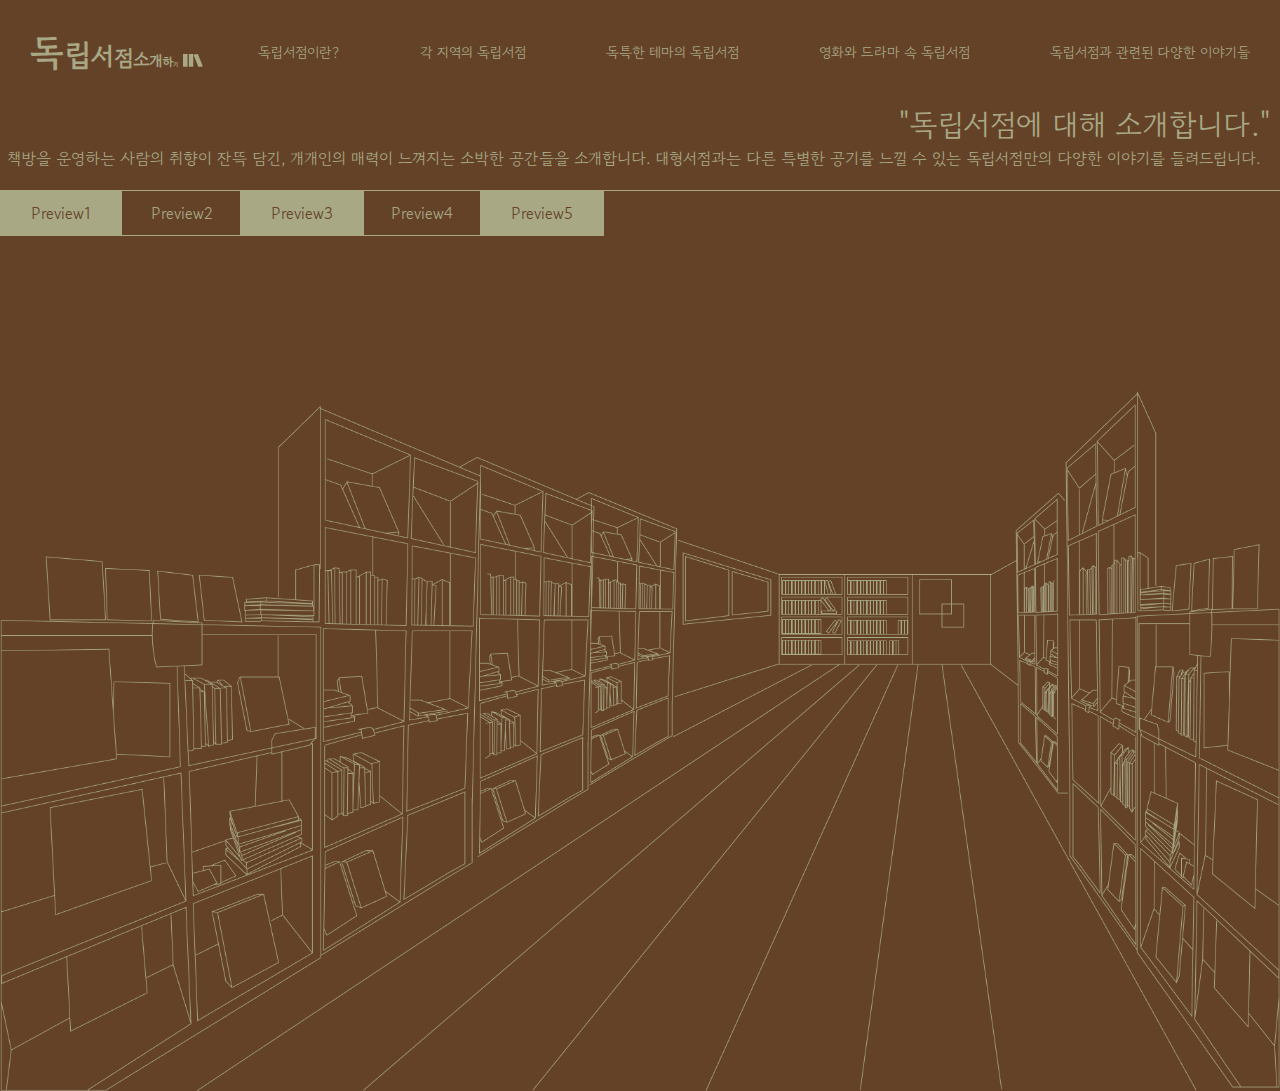
<file: index.html>
<!DOCTYPE html>
<html lang="en">

<head>
    <meta charset="UTF-8">
    <meta http-equiv="X-UA-Compatible" content="IE=edge">
    <meta name="viewport" content="width=device-width, initial-scale=1.0">
    <title>Document</title>
    <link rel="preconnect" href="https://fonts.googleapis.com">
    <link rel="preconnect" href="https://fonts.gstatic.com" crossorigin>
    <link rel="stylesheet" href="index.css">
</head>

<body>
    <header>
        <a class="logo_a" href="index.html">
            <h1><span class="lg1">독</span><span class="lg2">립</span><span class="lg3">서</span><span
                    class="lg4">점</span><span class="lg5">소</span><span class="lg6">개</span><span
                    class="lg7">하</span><span class="lg8">기</span></h1>
            <img src="logo.png" alt="">
        </a>
        <ul>
            <li><a class="a1" href="index_2.html">독립서점이란?</a></li>
            <li><a class="a2" href="index_3.html">각 지역의 독립서점</a></li>
            <li><a class="a3" href="index_4.html">독특한 테마의 독립서점</a></li>
            <li><a class="a4" href="index_5.html">영화와 드라마 속 독립서점</a></li>
            <li><a class="a5" href="index_6.html">독립서점과 관련된 다양한 이야기들</a></li>

            <!--<li><a href="">독립서점이란?</a></li>
            <li><a href="">각 지역의 독립서점</a></li>
            <li><a href="">독특한 테마의 독립서점</a></li>
            <li><a href="">영화와 드라마 속 독립서점</a></li>
            <li><a href="">독립서점과 관련된 다양한 이야기들</a></li>-->
        </ul>
    </header>
    <section id="contents">
        <section class="main">
            <div class="main_text">
                <span>"독립서점에 대해 소개합니다."</span>
                <p> 책방을 운영하는 사람의 취향이 잔뜩 담긴, 개개인의 매력이 느껴지는 소박한 공간들을 소개합니다.
                    대형서점과는 다른 특별한 공기를 느낄 수 있는 독립서점만의 다양한 이야기를 들려드립니다.
                </p>
            </div>
        </section>

        <hr class="hr-3">
        <!--세로선-->
        <!--<div class='v-line'></div>-->

        <div class="clip_section">
            <ul class="clip_menu">
                <li class="has1">
                    <a href="">Preview1</a>
                    <div class="sub1">
                        <img src="preview1.jpg" alt="">
                        <p>독립서점이 무엇인지에 대해 대형서점과 비교하여 소개하고 현재 대한민국에서 독립서점과 관련된 몇가지 현황들을 알려준다.
                        </p>
                    </div>
                </li>

                <li class="has2">
                    <a href="">Preview2</a>
                    <div class="sub2">
                        <img src="preview2.jpg" alt="">
                        <p>서울과 경기, 제주 라는 대표적인 3가지 지역을 크게 선정하여 그 지역의 독립서점을 몇가지 뽑아 이미지와 설명을 함께 보여준다.

                        </p>
                    </div>
                </li>

                <li class="has3">
                    <a href="">Preview3</a>
                    <div class="sub3">
                        <img src="preview3.jpg" alt="">
                        <p>단순하게 책을 파는 독립서점과 달리 그 서점마다 특별한 테마와 이야기가 있는 서점을 소개한다.

                        </p>
                    </div>
                </li>

                <li class="has4">
                    <a href="">Preview4</a>
                    <div class="sub4">
                        <img src="preview4.jpg" alt="">
                        <p>영화나 드라마속 매체에서 작은 서점을 배경으로 하거나 서점이라는 요소가 등장하는 몇가지 영화, 드라마를 소개한다.

                        </p>
                    </div>
                </li>

                <li class="has5">
                    <a href="">Preview5</a>
                    <div class="sub5">
                        <img src="preview5.jpg" alt="">
                        <p>서점에 대한 정보 이외에 뉴스나 블로그등 다양한 매체에서 사람들의 독립서점에 대한 생각과 이야기를 전달한다.
                        </p>
                    </div>
                </li>
            </ul>
        </div>
        <div class="main_image">
            <img src="drawing7.png" alt="">
        </div>
    </section>

</body>

</html>
</file>
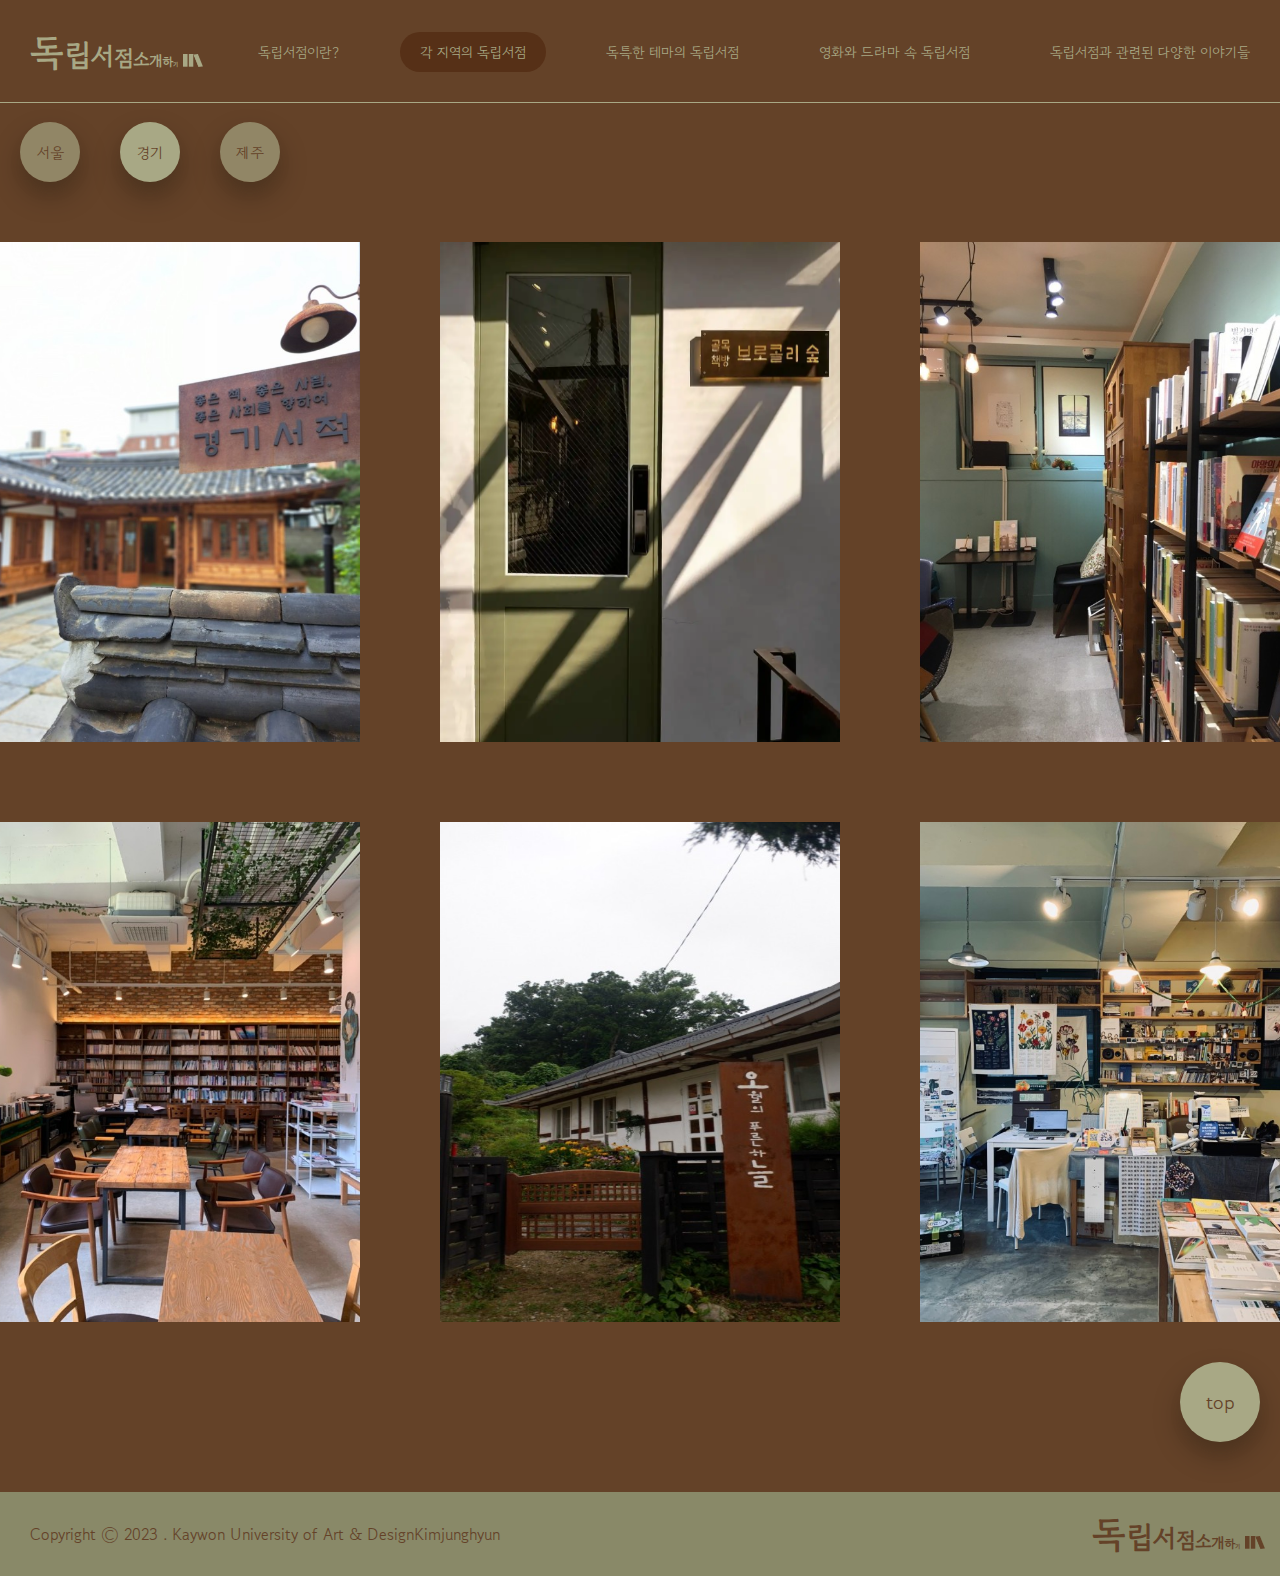
<file: index3_1.html>
<!DOCTYPE html>
<html lang="en">

<head>
    <meta charset="UTF-8">
    <meta http-equiv="X-UA-Compatible" content="IE=edge">
    <meta name="viewport" content="width=device-width, initial-scale=1.0">
    <title>Document</title>
    <link rel="stylesheet" href="index3_1.css">
</head>

<body>
    <header>
        <a class="logo_a" href="index.html">
            <!--<h1><span>독</span>립<span>서</span>점에 대해 <span>소</span>개합니다.</h1>-->
            <h1><span class="lg1">독</span><span class="lg2">립</span><span class="lg3">서</span><span
                    class="lg4">점</span><span class="lg5">소</span><span class="lg6">개</span><span
                    class="lg7">하</span><span class="lg8">기</span></h1>
            <img src="logo.png" alt="">
        </a>
        <ul>
            <li><a class="a1" href="index_2.html">독립서점이란?</a></li>
            <li><a class="a2" href="index_3.html">각 지역의 독립서점</a></li>
            <li><a class="a3" href="index_4.html">독특한 테마의 독립서점</a></li>
            <li><a class="a4" href="index_5.html">영화와 드라마 속 독립서점</a></li>
            <li><a class="a5" href="index_6.html">독립서점과 관련된 다양한 이야기들</a></li>
        </ul>
    </header>

    <section id="contents">
        <a name="tag2"></a>
        <section id="menu">
            <nav>
                <ul>
                    <li><a href="index_3.html">서울</a></li>
                </ul>
                <ul>
                    <li><a class="this" href="index3_1.html">경기</a></li>
                </ul>
                <ul>
                    <li><a href="index3_2.html">제주</a></li>
                </ul>
            </nav>
        </section>

        <section class="card_top">
            <section class="content_1">
                <div class="card_1">
                    <img src="img14.jpeg" alt="Picsum" class="image">
                    <div class="textbox_1">
                        <div class="text_1">
                            <h3>경기 서적</h3>
                            <p class="p_1">'좋은 책, 좋은 사람, 좋은 사회를 향하여'라는 문구와 함께 독자들을 반기는 경기서적은 한국만의 아름다움이 물씬 느껴지는 한옥건물
                                서점이다. 책방주인의 코멘트들이 적힌 추천도서들을 만나볼 수 있다.</p>

                            <p class="p_2">경기 수원 팔달구 화서문로32번길 21-9</p>
                        </div>
                    </div>
                </div>
            </section>

            <section class="content_1">
                <div class="card_1">
                    <img src="img17.jpeg" alt="Picsum" class="image">
                    <div class="textbox_1">
                        <div class="text_1">
                            <h3>브로콜리 숲</h3>
                            <p class="p_1">이곳은 수원행궁동 골목 안에 위치한 동네서점으로 책방 주인의 취향이 잔뜩 담긴 출판물과 아기자기한 굿즈들로 가득한곳이다. 일러스트가 그려진
                                엽서들이 책방 곳곳을 가득 채우고 있어 소소한 행복을 느낄 수 있는 곳이다. 가정집을 개조하여 만든 책방으로 서로다른 느낌의 공간이 더해진 고즈넉한 분위기를
                                느낄 수 있다. 또한 이곳은 수원의 특성을 반영한 다양한 전시를 연계하여 진행하는데, 이렇게 동네만의 매력을 느낄 수 있는것이 독립서점의 매력이라는 것을
                                다시한 번 느낄 수 있는 공간이다.</p>

                            <p class="p_2">경기도 수원시 팔달구 화서문로32번길 21-10</p>
                        </div>
                    </div>
                </div>
            </section>

            <section class="content_1">
                <div class="card_1">
                    <img src="img18.jpeg" alt="Picsum" class="image">
                    <div class="textbox_1">
                        <div class="text_1">
                            <h3>좋은 날의 책방</h3>
                            <p class="p_1">이곳은 책방주인이 자신이 읽고 싶었던 책과 이미 오래전에 읽었던 책들을 선별하여 소개한다. 책을 읽으며 마실 수 있는 커피와 차도 있으니
                                책을 읽기에는 최적의 공간이다. 이곳 서점에서는 독서모임과 북토크, 워크숍을 정기적으로 진행하고 있으며 특이한 점은 이곳은 책을 맡기고 언제든지 들러 읽을 수
                                있는 '개인책장'을 제공한다는 것이다. 책방 주인은 자신의 취향을 모두와 공유하고, 이곳을 찾는 사람들에게 기꺼이 자신의 공간을 내어주고 있다.
                            </p>

                            <p class="p_2">성남시 분당구 느티로 6번길 27 1층</p>
                        </div>
                    </div>
                </div>
            </section>
        </section>


        <section class="card_bottom">
            <section class="content_1">
                <div class="card_1">
                    <img src="img21.jpeg" alt="Picsum" class="image">
                    <div class="textbox_1">
                        <div class="text_1">
                            <h3>생각을 담는 집</h3>
                            <p class="p_1">이 서점은 시골책방이라는 애칭이 붙혀질 만큼 공기좋은 산골안에 위치해있는 독특한 서점이다. 칠봉산과 용담저수지 사이에 위치하여 이곳 서점은
                                책을 읽고 구매하는 것 뿐만아니라 숲을 산책하고 공기를 즐기는 것도 가능한 곳이다. 부부가 운영하는 이곳은 서점이외에도 글쓰기 모임과 강연, 공연등의
                                복합문화공간이기도 하며 이곳의 책방주인은 1인 출판사 사장인 만큼 그만큼의 탄탄함과 내공이 잘 옅보이는 서점이다.
                            </p>

                            <p class="p_2">경기 용인시 처인구 원삼면 사암로 59-11-</p>
                        </div>
                    </div>
                </div>
            </section>

            <section class="content_1">
                <div class="card_1">
                    <img src="img20.jpeg" alt="Picsum" class="image">
                    <div class="textbox_1">
                        <div class="text_1">
                            <h3>오월의 푸른 하늘</h3>
                            <p class="p_1">이 서점은 독특하게 예약제로 운영되는 곳이다.
                                예약제이다보니 아무때나 찾아가진 못하는 불편함이 있겠지만, 이곳을 찾아오는 사람들이 좀 더 편ㄹ하게 책을 즐길 수 있는 공간을 마련하기위한 책방지기의
                                선택이라고 한다. 단순히 한공간으로 이루어진 책방이라기 보다, 한옥 독채를 넓게 사용하여 한옥에서 오는 안락함이 매력적인 공간이다.
                                이 서점은 다양한 공간으로 이루어져 있는데,
                                책을 볼 수 있는 본점과 헌책을 볼 수 있는 공간, 독립책방 홀로서기, 그리고 어학당이 있다.
                                책방 옆의 공간에서는 하룻밤을 보낼 수 있는 북스테이도 운영중이니, 하룻밤을 머물면서 책과 함께 이곳의 매력을 충분히 즐길 수 있을 것이다.</p>

                            <p class="p_2">경기 이천시 마장면 덕평로877번길 16 오월의푸른하늘</p>
                        </div>
                    </div>
                </div>
            </section>

            <section class="content_1">
                <div class="card_1">
                    <img src="img19.jpeg" alt="Picsum" class="image">
                    <div class="textbox_1">
                        <div class="text_1">
                            <h3>우주소년</h3>
                            <p class="p_1">이 서점은 '마을서점'을 목표로 하는 공간으로, 서점이외에도 주로 독서모인과 북토크, 강연을 진행한다. 마을 주민과 책을 사랑하는 사람들이
                                함께 이곳에 모여 이웃과 만나는 공간을 만들어가고 있다.
                                이곳에서는 단지 책을 읽는 것을 넘어서 동일한 목적의 달성과 서로의 취향을 공유하는 것을 목적으로 하여 독자와 소통하기위한 공동체 공간으로 운영되고 있다고
                                한다. 개인화가 지속되는 현대속에서 이웃과 만나 소통하고 서로 소소한 일상을 공유하는 공간인 만큼 더욱 더 특별한 매력이 느껴지는 공간이다.
                            </p>

                            <p class="p_2">용인시 수지구 수풍로 127번길 5</p>
                        </div>
                    </div>
                </div>
            </section>
        </section>
        <a class="top_btn" href="#tag2">top</a>
    </section><!--마지막-->
    <!---------------------------------------------------------------->
    <footer>
        <ul>
            <li>Copyright Ⓒ 2023 . Kaywon University of Art & Design</li>
            <li>Kimjunghyun</li>
        </ul>
        <a class="logo_a-2" href="index.html">
            <h1><span class="lg1">독</span><span class="lg2">립</span><span class="lg3">서</span><span
                    class="lg4">점</span><span class="lg5">소</span><span class="lg6">개</span><span
                    class="lg7">하</span><span class="lg8">기</span></h1>
            <img src="logo2.png" alt="">
        </a>
    </footer>

</body>

</html>
</file>
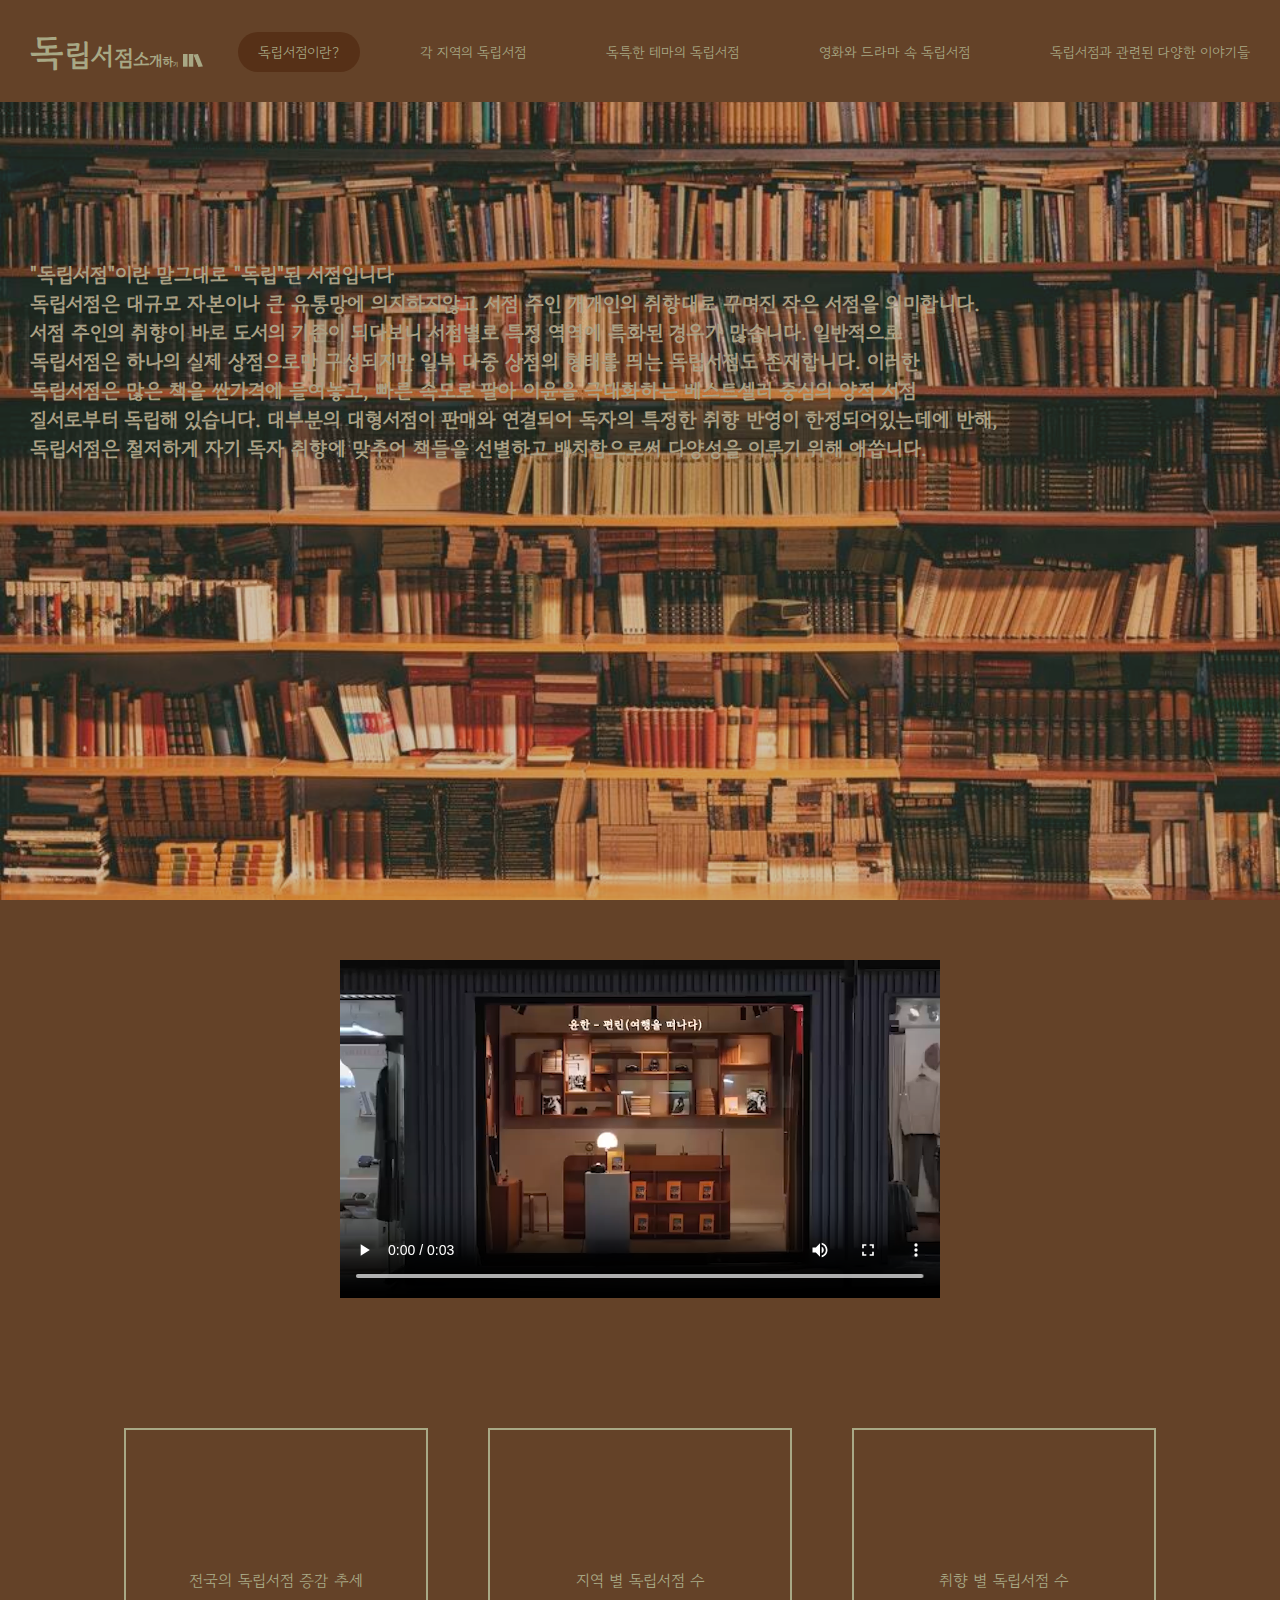
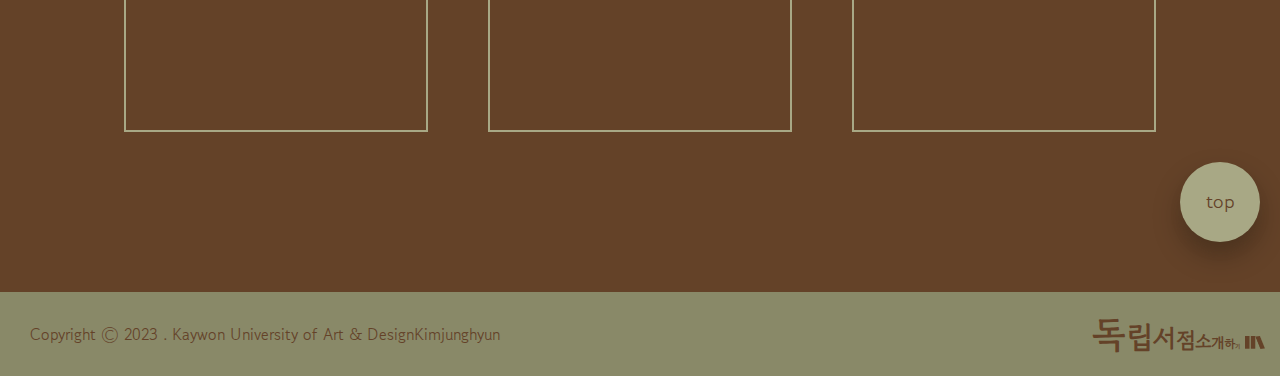
<file: index_2.html>
<!DOCTYPE html>
<html lang="en">

<head>
    <meta charset="UTF-8">
    <meta http-equiv="X-UA-Compatible" content="IE=edge">
    <meta name="viewport" content="width=device-width, initial-scale=1.0">
    <title>Document</title>
    <link rel="stylesheet" href="index_2.css">
</head>

<body>
    <header>
        <a class="logo_a" href="index.html">
            <!--<h1><span>독</span>립<span>서</span>점에 대해 <span>소</span>개합니다.</h1>-->
            <h1><span class="lg1">독</span><span class="lg2">립</span><span class="lg3">서</span><span class="lg4">점</span><span class="lg5">소</span><span class="lg6">개</span><span class="lg7">하</span><span class="lg8">기</span></h1>
            <img src="logo.png" alt="">
        </a>
        <ul>
            <li><a class="a1" href="index_2.html">독립서점이란?</a></li>
            <li><a class="a2" href="index_3.html">각 지역의 독립서점</a></li>
            <li><a class="a3" href="index_4.html">독특한 테마의 독립서점</a></li>
            <li><a class="a4" href="index_5.html">영화와 드라마 속 독립서점</a></li>
            <li><a class="a5" href="index_6.html">독립서점과 관련된 다양한 이야기들</a></li>
        </ul>
    </header>

    <section id="contents">
        <a name="tag2"></a>
        <section class="explain">
            <!--<img src="https://magazine.securities.miraeasset.com/contents/path/00181/images/mo_01@2x.png" alt="">-->

            <p>"독립서점"이란 말그대로 "독립"된 서점입니다 <br>
                독립서점은 대규모 자본이나 큰 유통망에 의지하지않고 서점 주인 개개인의 취향대로 꾸며진 작은 서점을 의미합니다. <br>
                서점 주인의 취향이 바로 도서의 기준이 되다보니 서점별로 특정 역역에 특화된 경우가 많습니다. 일반적으로<br>
                독립서점은 하나의 실제 상점으로만 구성되지만 일부 다중 상점의 형태를 띄는 독립서점도 존재합니다. 이러한 <br>
                독립서점은 많은 책을 싼가격에 들여놓고, 빠른 속도로 팔아 이윤을 극대화하는 베스트셀러 중심의 양적 서점 <br>
                질서로부터 독립해 있습니다. 대부분의 대형서점이 판매와 연결되어 독자의 특정한 취향 반영이 한정되어있는데에 반해, <br>독립서점은 철저하게 자기 독자 취향에 맞추어 책들을 선별하고
                배치함으로써
                다양성을 이루기 위해 애씁니다.</p>
        </section>

        <section class="video">
            <video controls autoplay>
                <source src="book-video.mp4" type="video/mp4">
            </video>
        </section>

        <section class="popup">
            <input type="checkbox" id="layer_popup1">
            <label for="layer_popup1">전국의 독립서점 증감 추세</label>

            <div id="layer_bg1"> <!--전체배경(기존 페이지를 안보이게 가려주거나 불투명하게 보이게함)-->
                <div id="popup1"> <!--팝업뜰창-->
                    <h2>전국의 독립서점 증감 추세 <label for="layer_popup1">X</label></h2>
                    <img src="graph1.png" alt="">
                </div>
            </div>


            <input type="checkbox" id="layer_popup2">
            <label for="layer_popup2">지역 별 독립서점 수</label>

            <div id="layer_bg2"> <!--전체배경(기존 페이지를 안보이게 가려주거나 불투명하게 보이게함)-->
                <div id="popup2"> <!--팝업뜰창-->
                    <h2>지역 별 독립서점 수<label for="layer_popup2">X</label></h2>
                    <img src="graph2.png" alt="">
                </div>
            </div>


            <input type="checkbox" id="layer_popup3">
            <label for="layer_popup3">취향 별 독립서점 수</label>

            <div id="layer_bg3"> <!--전체배경(기존 페이지를 안보이게 가려주거나 불투명하게 보이게함)-->
                <div id="popup3"> <!--팝업뜰창-->
                    <h2>취향 별 독립서점 수 <label for="layer_popup3">X</label></h2>
                    <img src="graph3.png" alt="">
                </div>
            </div>
        </section>
        <a class="top_btn" href="#tag2">top</a>
    </section>

    <footer>
        <ul>
            <li>Copyright Ⓒ 2023 . Kaywon University of Art & Design</li>
            <li>Kimjunghyun</li>
        </ul>
        <a class="logo_a-2" href="index.html">
            <h1><span class="lg1">독</span><span class="lg2">립</span><span class="lg3">서</span><span class="lg4">점</span><span class="lg5">소</span><span class="lg6">개</span><span class="lg7">하</span><span class="lg8">기</span></h1>
            <img src="logo2.png" alt="">
        </a>
    </footer>
</body>

</html>
</file>
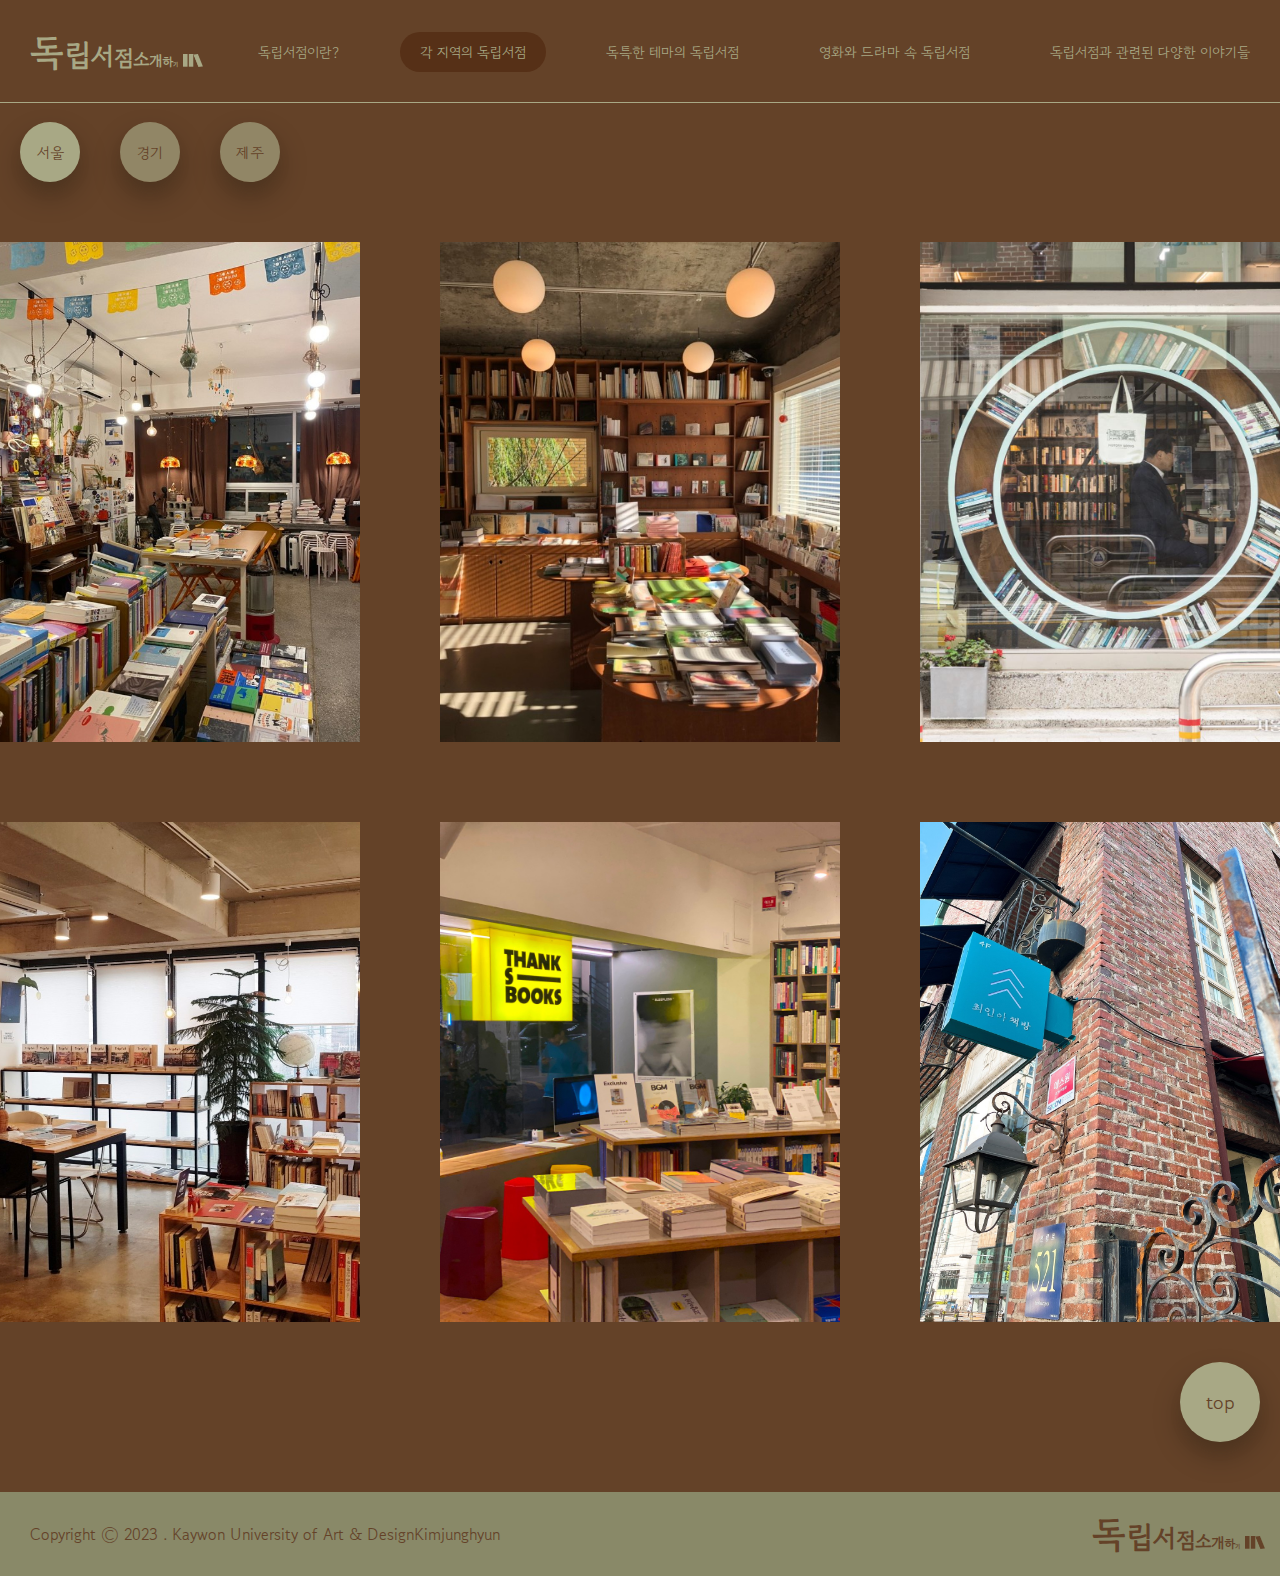
<file: index_3.html>
<!DOCTYPE html>
<html lang="en">

<head>
    <meta charset="UTF-8">
    <meta http-equiv="X-UA-Compatible" content="IE=edge">
    <meta name="viewport" content="width=device-width, initial-scale=1.0">
    <title>Document</title>
    <link rel="stylesheet" href="index_3.css">
</head>

<body>
    <header>
        <a class="logo_a" href="index.html">
            <!--<h1><span>독</span>립<span>서</span>점에 대해 <span>소</span>개합니다.</h1>-->
            <h1><span class="lg1">독</span><span class="lg2">립</span><span class="lg3">서</span><span class="lg4">점</span><span class="lg5">소</span><span class="lg6">개</span><span class="lg7">하</span><span class="lg8">기</span></h1>
            <img src="logo.png" alt="">
        </a>
        <ul>
            <li><a class="a1" href="index_2.html">독립서점이란?</a></li>
            <li><a class="a2" href="index_3.html">각 지역의 독립서점</a></li>
            <li><a class="a3" href="index_4.html">독특한 테마의 독립서점</a></li>
            <li><a class="a4" href="index_5.html">영화와 드라마 속 독립서점</a></li>
            <li><a class="a5" href="index_6.html">독립서점과 관련된 다양한 이야기들</a></li>
        </ul>
    </header>

    <section id="contents">
        <a name="tag2"></a>
        <section id="menu">
            <nav>
                <ul>
                    <li><a class="this" href="index_3.html">서울</a></li>
                </ul>
                <ul>
                    <li><a href="index3_1.html">경기</a></li>
                </ul>
                <ul>
                    <li><a href="index3_2.html">제주</a></li>
                </ul>
            </nav>
        </section>

        <section class="card_top">
            <section class="content_1">
                <div class="card_1">
                    <img src="img1.jpeg" alt="Picsum" class="image">
                    <div class="textbox_1">
                        <div class="text_1">
                            <h3>스페인 책방</h3>
                            <p class="p_1">국내 유일의 스페인 전문 책방이다. 그만큼 이곳의 공간에서도 '스페인스러움'이 많이 느껴지는데
                                스페인이 주는 색깔의 소품들을 자주 볼 수 있다. 다른 곳에서는 찾아보기 어려운 스페인과 중남미 관련 책,
                                스페인어 원서, 아기자기한 소품들을 소개하고 판매한다. 스페인 관련 서적 이외에도 이곳에서는 주로 에세이를
                                많이 볼 수 있는데 대단한 사람들의 이야기보다 보통 사람들의 작은 이야기에 관심이 많은 주인의 취향이 반영된
                                것이라 한다.또한 이곳에서 매주 발행하는 팟캐스트 "스페인책방 라디오: 5층인데 603호"를 통해서 스페인과 중남미의
                                문화를 소개하고 그밖의 다양한 소식을 전하고 있다.</p>

                            <p class="p_2">서울 중구 퇴계로36길 29 기남빌딩 5층 603호</p>
                        </div>
                    </div>
                </div>
            </section>

            <section class="content_1">
                <div class="card_1">
                    <img src="img3.jpeg" alt="Picsum" class="image">
                    <div class="textbox_1">
                        <div class="text_1">
                            <h3>유어마인드</h3>
                            <p class="p_1">2009년부터 국내의 소형 출판사와 작가 개인이 만든 독립출판물과 아트북, 귀여운 굿즈, 음반등을 파는 곳이다. 2010년부터 2017년에는 서교동에서, 그리고 2017년 이후에는 연희동에서 작은 크기의 책방을 운영하고 있다. 또한 단독주택을 개조하여 서점으로 사용하기 때문에 도심 속 서점들과는 차별된 평화로움이 느껴지고, 서점 곳곳을 돌아다니는 고양이들은 여유로운 분위기를 연출한다.</p>

                            <p class="p_2">서서울 서대문구 연희로 11라길 10-6 202호</p>
                        </div>
                    </div>
                </div>
            </section>

            <section class="content_1">
                <div class="card_1">
                    <img src="img2.jpeg" alt="Picsum" class="image">
                    <div class="textbox_1">
                        <div class="text_1">
                            <h3>역사책방</h3>
                            <p class="p_1">역사를 좋아하는 전직 IT기업의 상무가 만든 역사 전문 책방으로 서촌에 딱 어울리는 전통과 역사의 향취를 느낄 수 있다. 보통 독립서점하면 천고가 낮고 좁은 공간을 상상하지만 이곳은 천고도 높고 실내도 널찍하다. 이곳에 들어서면 5,000여 권의 책과 카페공간이 펼쳐진다. 책은 한국사부터 중국사까지 국가와 시대별로 분류되어있는 다양한 책들을 만날 수 있다. 또한 역사뿐만 아니라 건축사, 미술사, 생활사 등 다양한 분야의 역사 책도 구비되어있다. 매주 1회 이상 저자를 직접 초빙하여 독자들과 함께 책을 소재로 하여 소통하고 있고 역사 현장을 전문 해설가와 함께 돌면서 역사 스토리를 나누는 역사책방 답사 프로그램도 진행하고 있다.</p>

                            <p class="p_2">서울특별시 종로구 자하문로10길 24 1층</p>
                        </div>
                    </div>
                </div>
            </section>
        </section>


        <section class="card_bottom">
            <section class="content_1">
                <div class="card_1">
                    <img src="img4.jpg" alt="Picsum" class="image">
                    <div class="textbox_1">
                        <div class="text_1">
                            <h3>사이에 서점</h3>
                            <p class="p_1">이곳은 "여행"이라는 주제로 운영되는 독립서점으로 여행을 떠나고 싶거나 여행을 갈 수 없는 사람들이 대리만족할 수 있는 곳이다. 이곳에 있는 책들을 읽는 것만으로도 마치 여행을 하는 듯한 기분이 든다고 한다. 여행 서적들은 물론 그밖에 여행과 관련된 소품 또한 많이 있고, 여행 서적들은 대륙별, 나라별로 나누어져 있고 가이드북, 여행 에세이 등 다양한 책들을 만날 수 있다. 이곳은 서점을 넘어 다양한 채널 또한 운영중인데, '책 사이에 여행 일정'에서 작가와 함께 다양한 나라의 책방을 여행할 수 있고 유튜브 채널또한 운영중이다. 그밖에도 '여행 사이에 책'이라는 팟캐스트를 통해 직접 다양한 여행작가를 모시고 여행 경험과 책에 관련된 이야기를 들려주고 있다.</p>

                            <p class="p_2">서울특별시 종로구 북촌로 125-6</p>
                        </div>
                    </div>
                </div>
            </section>

            <section class="content_1">
                <div class="card_1">
                    <img src="img5.jpeg" alt="Picsum" class="image">
                    <div class="textbox_1">
                        <div class="text_1">
                            <h3>땡스북스</h3>
                            <p class="p_1">이곳은 홍대라는 지역의 특성을 고려하여 젊은 거리라 불리는 홍대에 가장 어울리는 감각적인 서점이다. 이곳은 '동네서점'이라는 콘셉을 내새우며 그 동네와 같이 호흡하고, 성장함을 내세운다. 이곳에선 항상 출판사 한곳과 4주간의 전시를 진행한다. 이러한 특별한 전시는 땡스북스만의 자랑거리이자 차별점으로 꼽히는데 독자들에게 좋은 볼거리를 제공하는 곳에 포커스가 맞춰져있고 출판사와 관련된 전시프로젝트 이기 때문에 독자들은 책 한권이 나올 때까지의 과정들을 직접 볼 수 있고 이를 통해 친근하게 다가갈 수 있다.</p>

                            <p class="p_2">서울 마포구 양화로6길 57-6</p>
                        </div>
                    </div>
                </div>
            </section>

            <section class="content_1">
                <div class="card_1">
                    <img src="Img6_1.jpeg" alt="Picsum" class="image">
                    <div class="textbox_1">
                        <div class="text_1">
                            <h3>최인아 책방</h3>
                            <p class="p_1">이곳은 제일기획의 전 부사장이 퇴사 후 차린 독립서점으로 광고 또는 마케팅 업계에 종사하는 사람들이라면 한번쯤은 들어봤을 곳이다. 이곳에서는 책 뿐만아니라 강연, 모임, 콘서트 등이 활발히 이루어지는 복합 문화 공간이고, 책방주인이 선별한 좋은 책들이 주제별로 진열되어있고 지인들이 추천한 책 안에는 추천이유를 진솔하게 적은 북카드가 들어있어 자신에게 필요한 책을 쉽게 고를 수 있다. 이곳의 또다른 매력은 서재인데, 이 최인아 책방의 구조는 누구나 매력적이게 느껴고, 한번쯤 가져보고 싶다고 생각하는 아름다운 서재의 구조이다. 책을 구매하고 끝이 아니라 이곳에 앉아 책을 읽으며 완벽한 개인만의 공간을 느낄 수 있고 책과 어울리는 조용한 클래식또한 이곳만의 분위기를 연출해준다.</p>

                            <p class="p_2">서울 강남구 선릉로 521</p>
                        </div>
                    </div>
                </div>
            </section>
        </section>
        <a class="top_btn" href="#tag2">top</a>
    </section><!--마지막-->
    <!---------------------------------------------------------------->

    <footer>
        <ul>
            <li>Copyright Ⓒ 2023 . Kaywon University of Art & Design</li>
            <li>Kimjunghyun</li>
        </ul>
        <a class="logo_a-2" href="index.html">
            <h1><span class="lg1">독</span><span class="lg2">립</span><span class="lg3">서</span><span class="lg4">점</span><span class="lg5">소</span><span class="lg6">개</span><span class="lg7">하</span><span class="lg8">기</span></h1>
            <img src="logo2.png" alt="">
        </a>
    </footer>
</body>

</html>
</file>
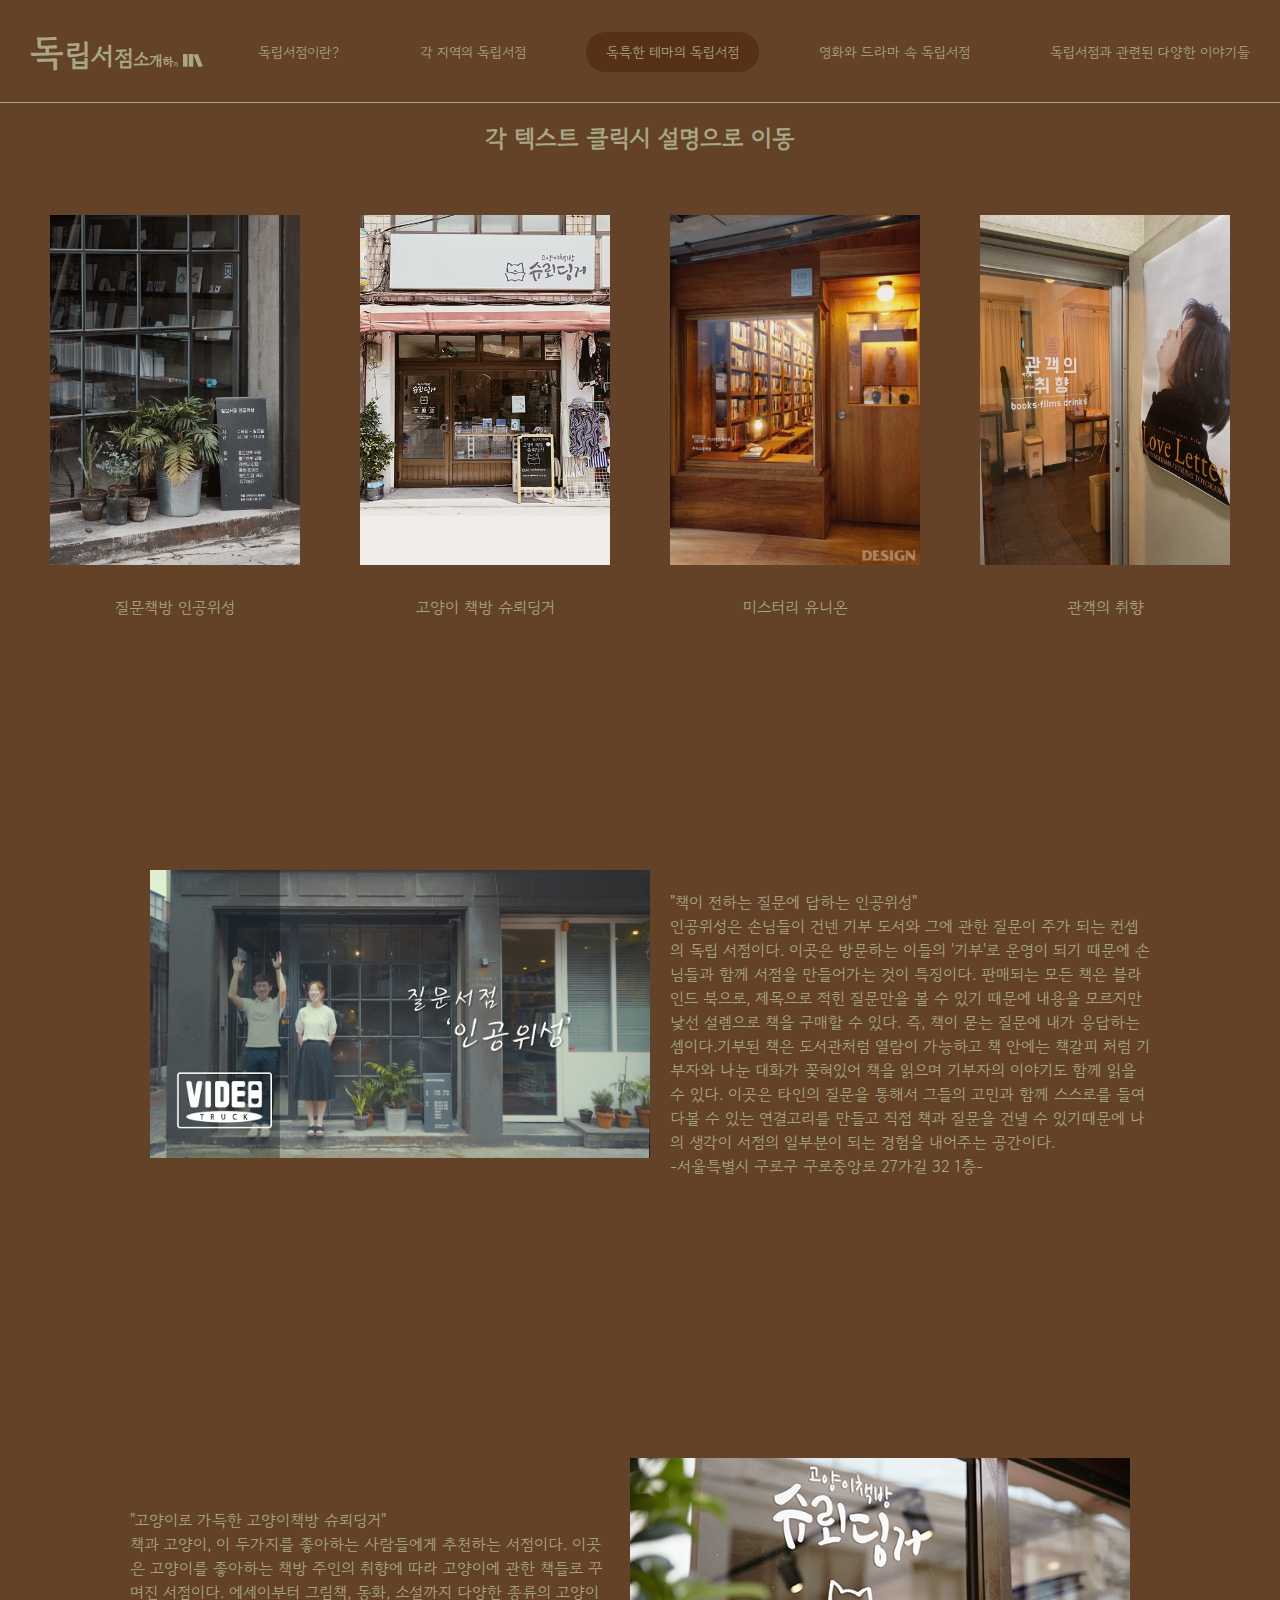
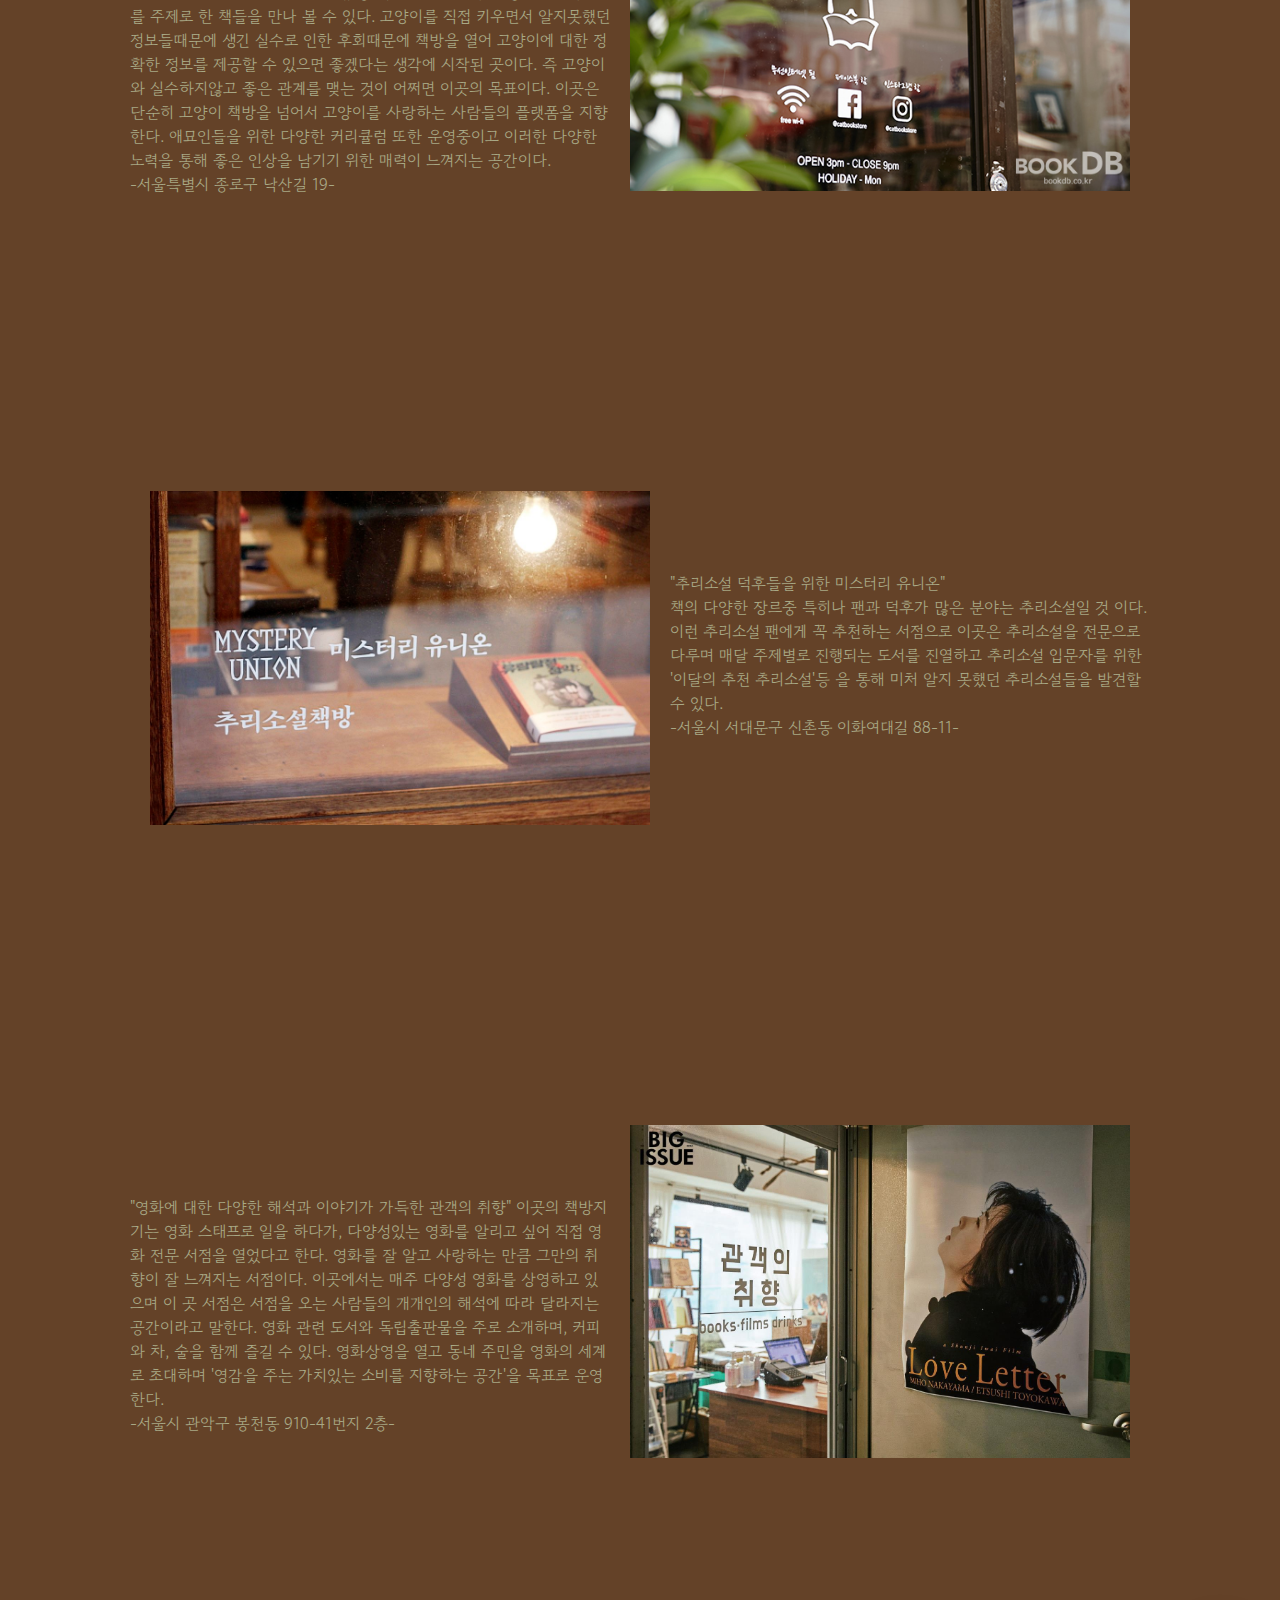
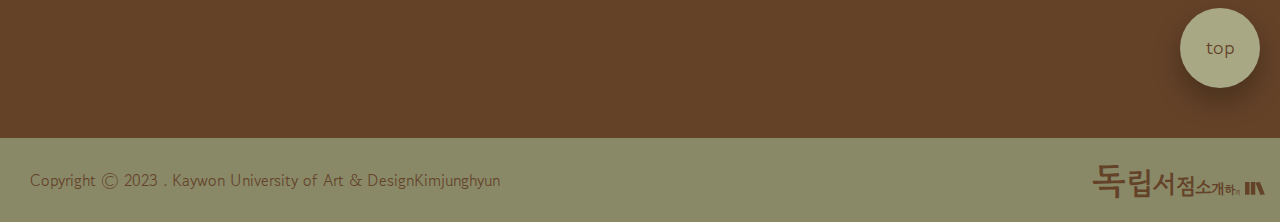
<file: index_4.html>
<!DOCTYPE html>
<html lang="en">

<head>
    <meta charset="UTF-8">
    <meta http-equiv="X-UA-Compatible" content="IE=edge">
    <meta name="viewport" content="width=device-width, initial-scale=1.0">
    <title>Document</title>
    <link rel="stylesheet" href="index_4.css">
</head>

<body>
    <header>
        <a class="logo_a" href="index.html">
            <!--<h1><span>독</span>립<span>서</span>점에 대해 <span>소</span>개합니다.</h1>-->
            <h1><span class="lg1">독</span><span class="lg2">립</span><span class="lg3">서</span><span
                    class="lg4">점</span><span class="lg5">소</span><span class="lg6">개</span><span
                    class="lg7">하</span><span class="lg8">기</span></h1>
            <img src="logo.png" alt="">
        </a>
        <ul>
            <li><a class="a1" href="index_2.html">독립서점이란?</a></li>
            <li><a class="a2" href="index_3.html">각 지역의 독립서점</a></li>
            <li><a class="a3" href="index_4.html">독특한 테마의 독립서점</a></li>
            <li><a class="a4" href="index_5.html">영화와 드라마 속 독립서점</a></li>
            <li><a class="a5" href="index_6.html">독립서점과 관련된 다양한 이야기들</a></li>
        </ul>
    </header>
    <section id="contents">
        <a name="tag2"></a>
        <section id="content1">
            <div class="first_txt">
                <h2>각 텍스트 클릭시 설명으로 이동</h2>
            </div>
            <div class="preview">
                <div class="preview1">
                    <img class="img1" src="theme2.jpeg">
                    <a class="subscribe" href="#tag1">
                        <p>질문책방 인공위성</p>
                    </a>
                </div>
                <div class="preview2">
                    <img class="img2" src="theme3.jpeg">
                    <a class="subscribe" href="#tag2">
                        <p>고양이 책방 슈뢰딩거</p>
                    </a>
                </div>
                <div class="preview3">
                    <img class="img3" src="theme4.jpg">
                    <a class="subscribe" href="#tag3">
                        <p>미스터리 유니온</p>
                    </a>
                </div>
                <div class="preview4">
                    <img class="img4" src="theme5.jpeg">
                    <a class="subscribe" href="#tag4">
                        <p>관객의 취향</p>
                    </a>
                </div>
            </div>
            <!--<div class="preview_txt">
                <p class="text1">질문책방 인공위성</p>
                <p class="text2">고양이책방 슈뢰딩거</p>
                <p class="text3">미스터리 유니온</p>
                <p class="text4">관객의 취향</p>
            </div>-->
        </section>

        <section id="content2">
            <!--<a name="tag1"></a>-->
            <div class="real_content">
                <a name="tag1"></a>
                <div class="first">
                    <img src="theme-img1.jpeg" alt="">
                    <p class="p1">"책이 전하는 질문에 답하는 인공위성" <br>
                        인공위성은 손님들이 건넨 기부 도서와 그에 관한 질문이 주가 되는 컨셉의 독립 서점이다. 이곳은 방문하는 이들의 '기부'로 운영이 되기 때문에 손님들과 함께 서점을
                        만들어가는 것이
                        특징이다.
                        판매되는 모든 책은 블라인드 북으로, 제목으로 적힌 질문만을 볼 수 있기 때문에 내용을 모르지만 낯선 설렘으로 책을 구매할 수 있다. 즉, 책이 묻는 질문에 내가 응답하는
                        셈이다.기부된 책은 도서관처럼 열람이 가능하고 책 안에는 책갈피 처럼 기부자와 나눈 대화가 꽂혀있어 책을 읽으며 기부자의 이야기도 함께 읽을 수 있다. 이곳은 타인의 질문을
                        통해서
                        그들의 고민과 함께 스스로를 들여다볼 수 있는 연결고리를 만들고 직접 책과 질문을 건넬 수 있기때문에 나의 생각이 서점의 일부분이 되는 경험을 내어주는 공간이다. <br>
                        -서울특별시 구로구 구로중앙로 27가길 32 1층-
                    </p>
                </div>

                <a name="tag2"></a>
                <div class="second">
                    <p class="p2">"고양이로 가득한 고양이책방 슈뢰딩거" <br>
                        책과 고양이, 이 두가지를 좋아하는 사람들에게 추천하는 서점이다. 이곳은 고양이를 좋아하는 책방 주인의 취향에 따라 고양이에 관한 책들로 꾸며진 서점이다. 에세이부터
                        그림책,
                        동화, 소설까지 다양한 종류의 고양이를 주제로 한 책들을 만나 볼 수 있다. 고양이를 직접 키우면서 알지못했던 정보들때문에 생긴 실수로 인한 후회때문에 책방을 열어 고양이에
                        대한
                        정확한 정보를 제공할 수 있으면 좋겠다는 생각에 시작된 곳이다. 즉 고양이와 실수하지않고 좋은 관계를 맺는 것이 어쩌면 이곳의 목표이다. 이곳은 단순히 고양이 책방을 넘어서
                        고양이를 사랑하는 사람들의 플랫폼을 지향한다. 애묘인들을 위한 다양한 커리큘럼 또한 운영중이고 이러한 다양한 노력을 통해 좋은 인상을 남기기 위한 매력이 느껴지는 공간이다.
                        <br>
                        -서울특별시 종로구 낙산길 19-
                    </p>
                    <img src="theme-img2.jpeg" alt="">
                </div>

                <a name="tag3"></a>
                <div class="third">
                    <img src="theme-img3.jpeg" alt="">
                    <p class="p3">"추리소설 덕후들을 위한 미스터리 유니온" <br>
                        책의 다양한 장르중 특히나 팬과 덕후가 많은 분야는 추리소설일 것 이다. 이런 추리소설 팬에게 꼭 추천하는 서점으로 이곳은 추리소설을 전문으로 다루며 매달 주제별로 진행되는
                        도서를
                        진열하고 추리소설 입문자를 위한 '이달의 추천 추리소설'등 을 통해 미처 알지 못했던 추리소설들을 발견할 수 있다. <br>
                        -서울시 서대문구 신촌동 이화여대길 88-11-
                    </p>
                </div>

                <a name="tag4"></a>
                <div class="fourth">
                    <p class="p4">"영화에 대한 다양한 해석과 이야기가 가득한 관객의 취향"
                        이곳의 책방지기는 영화 스태프로 일을 하다가, 다양성있는 영화를 알리고 싶어 직접 영화 전문 서점을 열었다고 한다. 영화를 잘 알고 사랑하는 만큼 그만의 취향이 잘 느껴지는
                        서점이다. 이곳에서는 매주 다양성 영화를 상영하고 있으며 이 곳 서점은 서점을 오는 사람들의 개개인의 해석에 따라 달라지는 공간이라고 말한다. 영화 관련 도서와 독립출판물을
                        주로
                        소개하며, 커피와 차, 술을 함께 즐길 수 있다. 영화상영을 열고 동네 주민을 영화의 세계로 초대하며 '영감을 주는 가치있는 소비를 지향하는 공간'을 목표로 운영한다.
                        <br>
                        -서울시 관악구 봉천동 910-41번지 2층-
                    </p>
                    <img src="theme6.jpeg" alt="">
                </div>
                <div class="fifth"></div>
            </div>
        </section>
        <a class="top_btn" href="#tag2">top</a>
    </section>


    <footer>
        <ul>
            <li>Copyright Ⓒ 2023 . Kaywon University of Art & Design</li>
            <li>Kimjunghyun</li>
        </ul>
        <a class="logo_a-2" href="index.html">
            <h1><span class="lg1">독</span><span class="lg2">립</span><span class="lg3">서</span><span
                    class="lg4">점</span><span class="lg5">소</span><span class="lg6">개</span><span
                    class="lg7">하</span><span class="lg8">기</span></h1>
            <img src="logo2.png" alt="">
        </a>
    </footer>

</body>

</html>
</file>
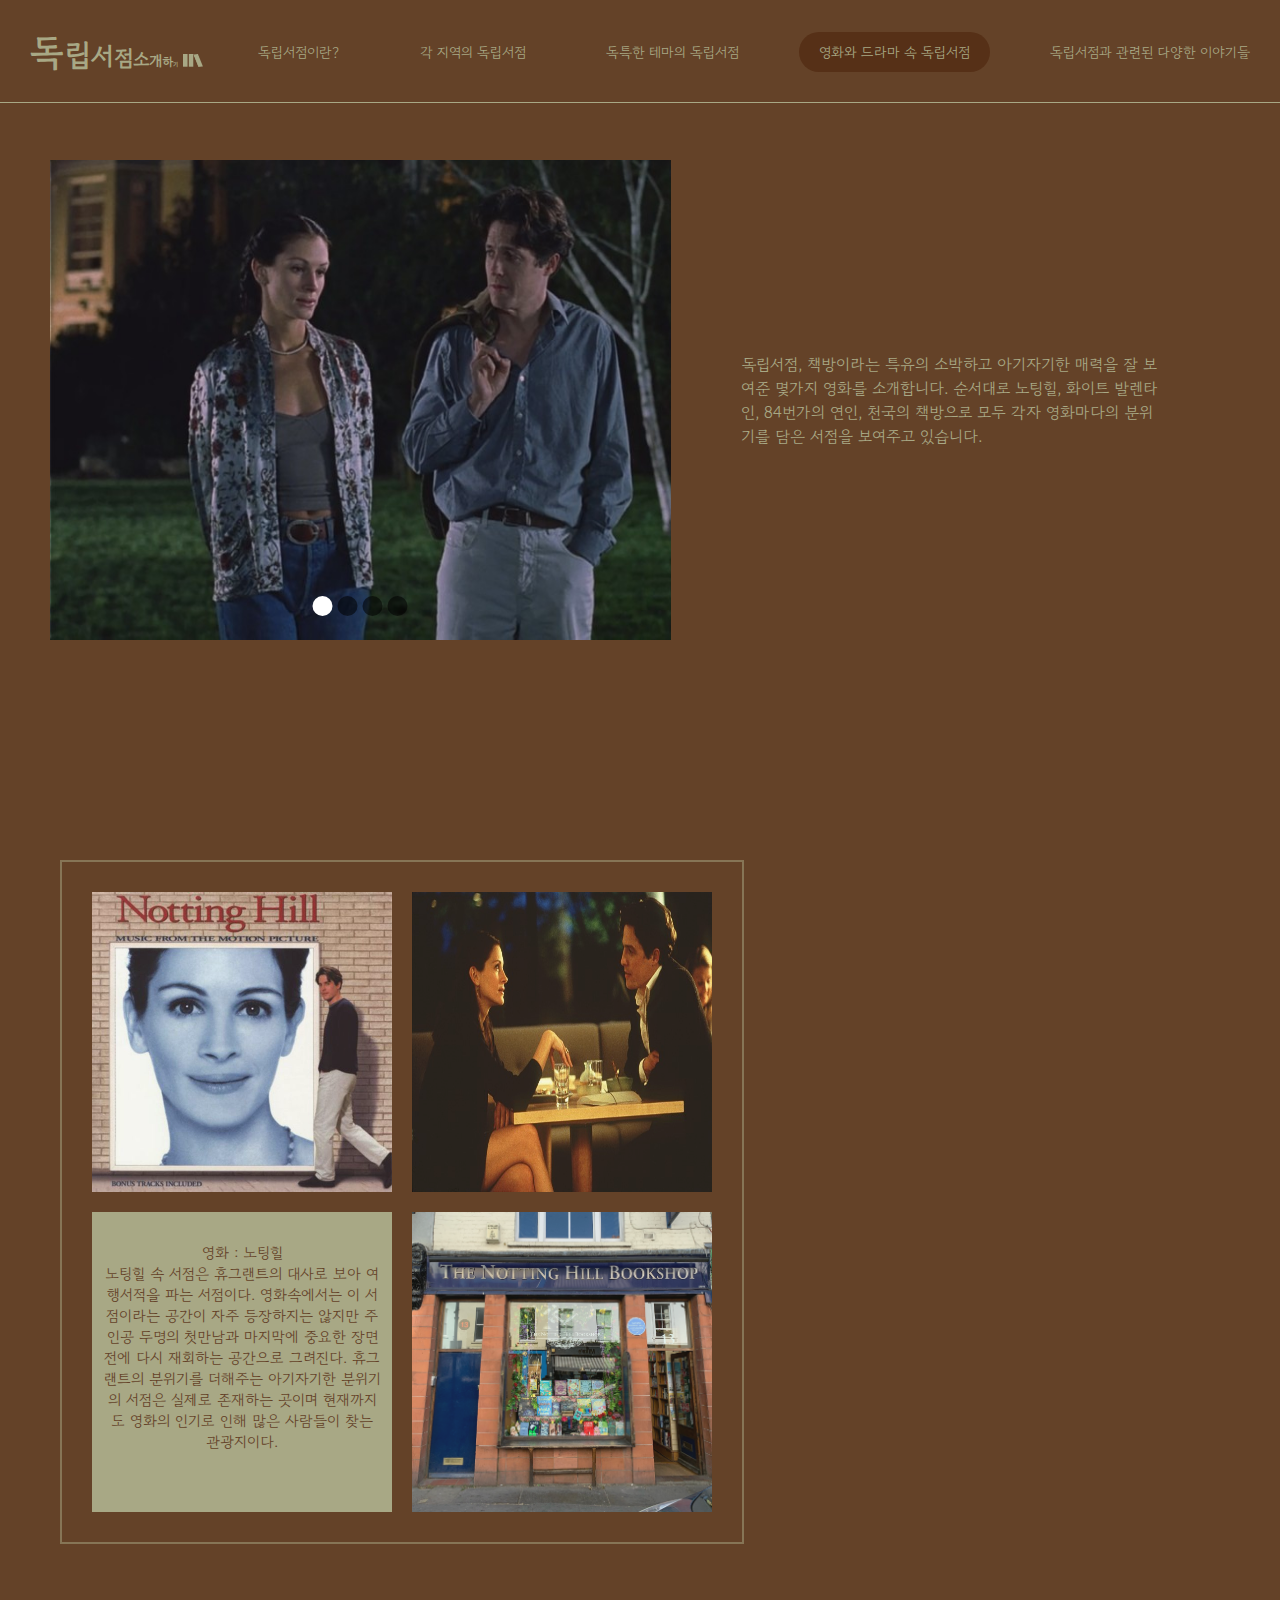
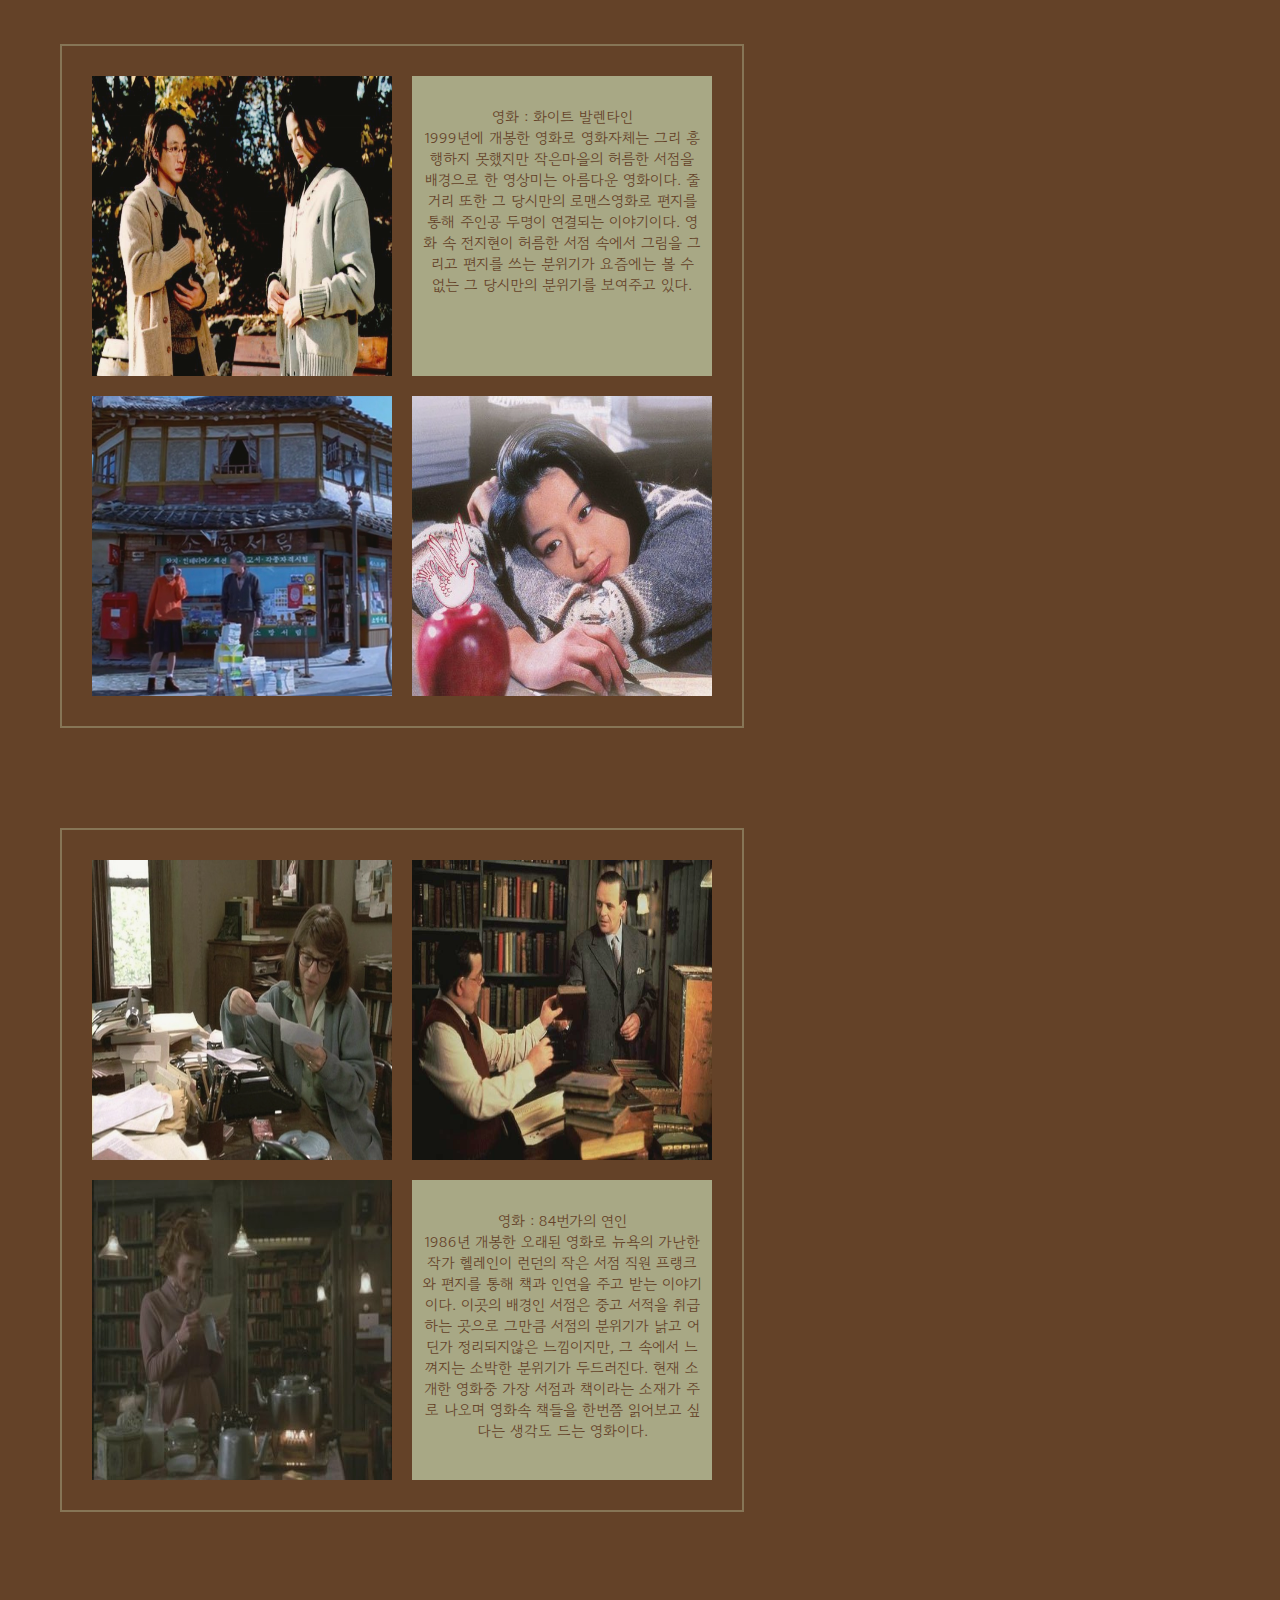
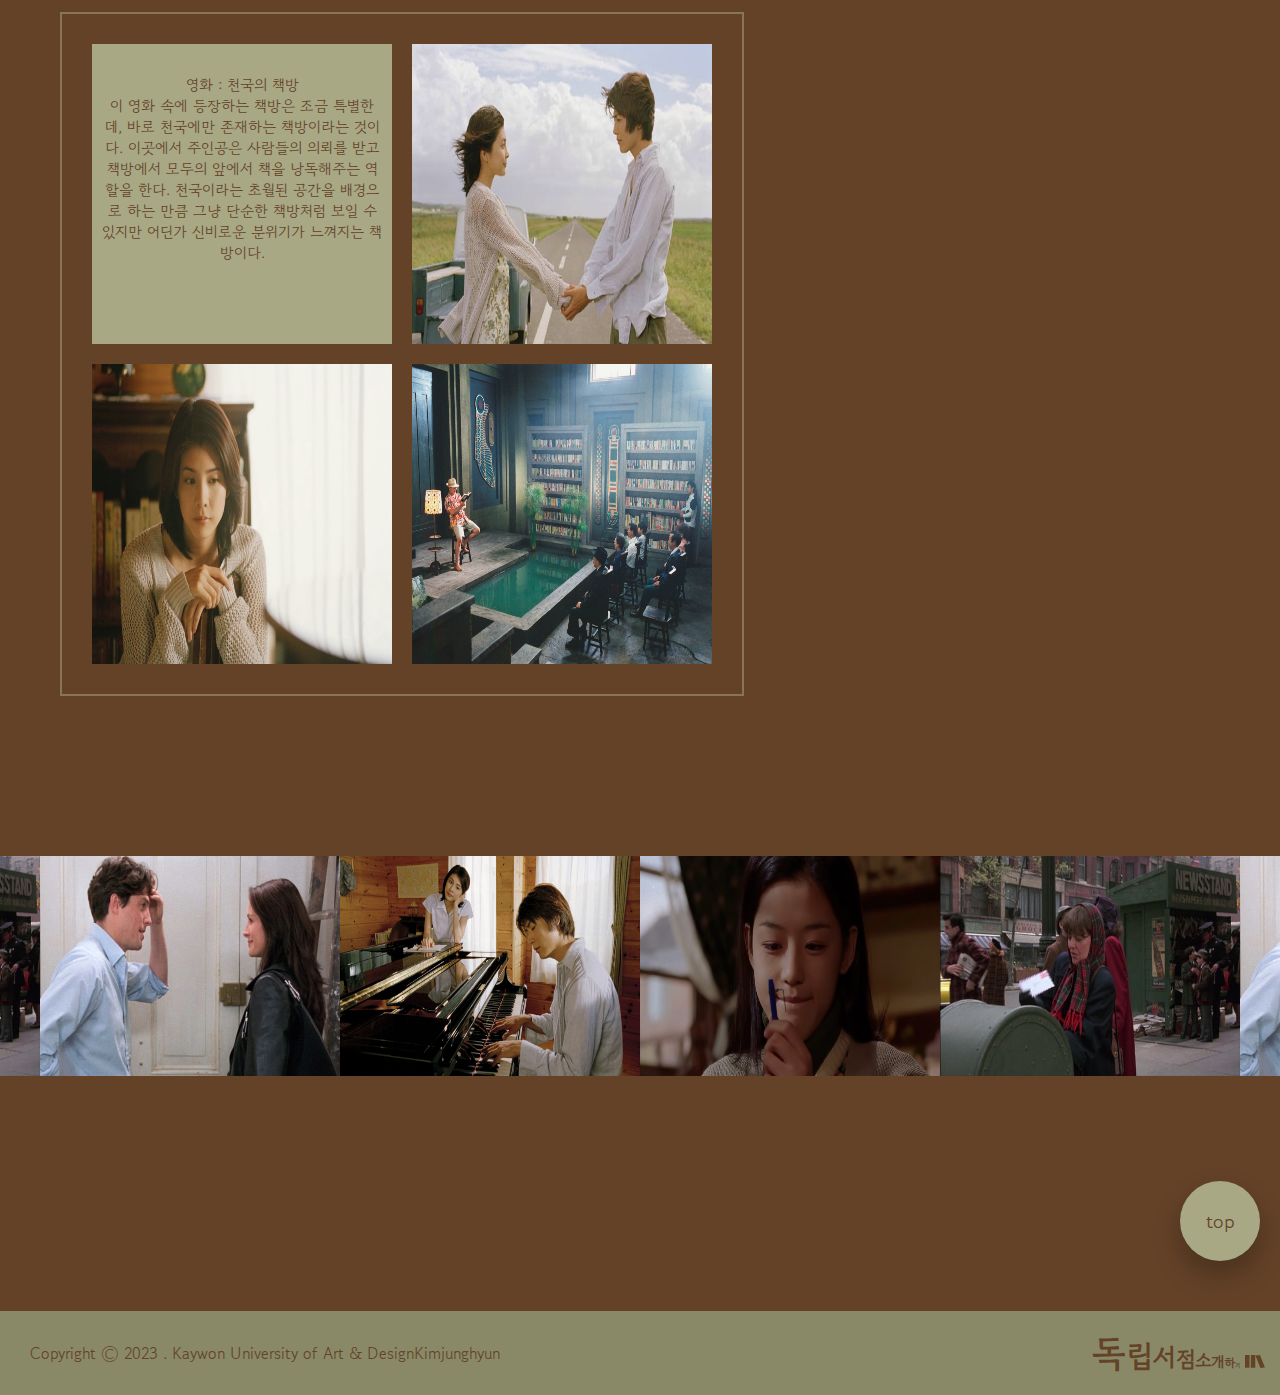
<file: index_5.html>
<!DOCTYPE html>
<html lang="en">

<head>
    <meta charset="UTF-8">
    <meta http-equiv="X-UA-Compatible" content="IE=edge">
    <meta name="viewport" content="width=device-width, initial-scale=1.0">
    <title>Document</title>
    <link rel="stylesheet" href="index_5.css">
</head>

<body>
    <header>
        <a class="logo_a" href="index.html">
            <!--<h1><span>독</span>립<span>서</span>점에 대해 <span>소</span>개합니다.</h1>-->
            <h1><span class="lg1">독</span><span class="lg2">립</span><span class="lg3">서</span><span
                    class="lg4">점</span><span class="lg5">소</span><span class="lg6">개</span><span
                    class="lg7">하</span><span class="lg8">기</span></h1>
            <img src="logo.png" alt="">
        </a>
        <ul>
            <li><a class="a1" href="index_2.html">독립서점이란?</a></li>
            <li><a class="a2" href="index_3.html">각 지역의 독립서점</a></li>
            <li><a class="a3" href="index_4.html">독특한 테마의 독립서점</a></li>
            <li><a class="a4" href="index_5.html">영화와 드라마 속 독립서점</a></li>
            <li><a class="a5" href="index_6.html">독립서점과 관련된 다양한 이야기들</a></li>
        </ul>
    </header>
    <section id="contents">
        <a name="tag2"></a>
        <section id="slide_img">
            <div class="slider">
                <input type="radio" name="slide" id="slide1" checked>
                <input type="radio" name="slide" id="slide2">
                <input type="radio" name="slide" id="slide3">
                <input type="radio" name="slide" id="slide4">
                <ul id="imgholder" class="imgs">
                    <li><img src="movie_banner3.jpeg"></li>
                    <li><img src="movie_banner4.jpeg"></li>
                    <li><img src="movie_banner2.jpeg"></li>
                    <li><img src="movie_banner1.jpeg"></li>
                </ul>
                <div class="bullets">
                    <label for="slide1">&nbsp;</label>
                    <label for="slide2">&nbsp;</label>
                    <label for="slide3">&nbsp;</label>
                    <label for="slide4">&nbsp;</label>
                </div>
            </div>
            <div class="slide_text">
                <p>독립서점, 책방이라는 특유의 소박하고 아기자기한 매력을 잘 보여준 몇가지 영화를 소개합니다.
                    순서대로 노팅힐, 화이트 발렌타인, 84번가의 연인, 천국의 책방으로 모두 각자 영화마다의 분위기를 담은 서점을 보여주고 있습니다.
                </p>
            </div>
        </section>
        <!----------------------------------------------------------->

        <section id="content2">
            <div class="flex-container"><!--가장 크게 감싸는 div-->

                <div class="block_content1">
                    <div class="flex-wrapper"><!--block 컨테이너 첫번째-->
                        <div class="block1">
                            <img src="movie1.jpeg" alt="">
                        </div>
                        <div class="block2">
                            <img src="movie2.jpeg" alt="">
                        </div>
                    </div>
                    <div class="flex-wrapper">
                        <div class="block3">
                            <div class="circle">
                                <p>영화 : 노팅힐 <br>
                                    노팅힐 속 서점은 휴그랜트의 대사로 보아 여행서적을 파는 서점이다.
                                    영화속에서는 이 서점이라는 공간이 자주 등장하지는 않지만 주인공 두명의 첫만남과 마지막에 중요한 장면 전에 다시 재회하는 공간으로 그려진다. 휴그랜트의
                                    분위기를 더해주는 아기자기한 분위기의 서점은 실제로 존재하는 곳이며 현재까지도 영화의 인기로 인해 많은 사람들이 찾는 관광지이다.</p>
                            </div>
                        </div>
                        <div class="block4">
                            <img src="img15.jpeg" alt="">
                        </div>
                    </div>
                </div>

                <div class="block_content2">
                    <div class="flex-wrapper"><!--block 컨테이너 첫번째-->
                        <div class="block1">
                            <img src="movie6.jpeg" alt="">
                        </div>
                        <div class="block3">
                            <div class="circle">
                                <p>영화 : 화이트 발렌타인 <br>
                                    1999년에 개봉한 영화로 영화자체는 그리 흥행하지 못했지만 작은마을의
                                    허름한 서점을 배경으로 한 영상미는 아름다운 영화이다. 줄거리 또한 그 당시만의
                                    로맨스영화로 편지를 통해 주인공 두명이 연결되는 이야기이다. 영화 속 전지현이 허름한 서점 속에서 그림을 그리고 편지를 쓰는 분위기가 요즘에는 볼 수
                                    없는 그
                                    당시만의 분위기를 보여주고 있다.</p>
                            </div>
                        </div>
                    </div>
                    <div class="flex-wrapper">
                        <div class="block2">
                            <img src="movie4.jpeg" alt="">
                        </div>
                        <div class="block4">
                            <img src="movie5.jpeg" alt="">
                        </div>
                    </div>

                </div>


                <div class="block_content3">
                    <div class="flex-wrapper"><!--block 컨테이너 첫번째-->
                        <div class="block1">
                            <img src="movie7.jpeg" alt="">
                        </div>
                        <div class="block2">
                            <img src="movie8.jpeg" alt="">
                        </div>
                    </div>
                    <div class="flex-wrapper">
                        <div class="block4">
                            <img src="movie9.jpeg" alt="">
                        </div>
                        <div class="block3">
                            <div class="circle">
                                <p>영화 : 84번가의 연인 <br>
                                    1986년 개봉한 오래된 영화로 뉴욕의 가난한 작가 헬레인이 런던의 작은 서점 직원 프랭크와 편지를 통해 책과 인연을 주고 받는 이야기이다. 이곳의
                                    배경인
                                    서점은 중고 서적을 취급하는 곳으로 그만큼 서점의 분위기가 낡고 어딘가 정리되지않은 느낌이지만, 그 속에서 느껴지는 소박한 분위기가 두드러진다. 현재
                                    소개한
                                    영화중 가장 서점과 책이라는 소재가 주로 나오며 영화속 책들을 한번쯤 읽어보고 싶다는 생각도 드는 영화이다.</p>
                            </div>
                        </div>
                    </div>
                </div>



                <div class="block_content4">
                    <div class="flex-wrapper"><!--block 컨테이너 첫번째-->
                        <div class="block3">
                            <div class="circle">
                                <p> 영화 : 천국의 책방 <br>
                                    이 영화 속에 등장하는 책방은 조금 특별한데, 바로 천국에만 존재하는 책방이라는 것이다. 이곳에서 주인공은 사람들의 의뢰를 받고 책방에서 모두의 앞에서
                                    책을
                                    낭독해주는 역할을 한다. 천국이라는 초월된 공간을 배경으로 하는 만큼 그냥 단순한 책방처럼 보일 수 있지만 어딘가 신비로운 분위기가 느껴지는 책방이다.
                                </p>
                            </div>
                        </div>
                        <div class="block2">
                            <img src="movie10.jpeg" alt="">
                        </div>
                    </div>
                    <div class="flex-wrapper">
                        <div class="block1">
                            <img src="movie11.jpeg" alt="">
                        </div>
                        <div class="block4">
                            <img src="movie12.png" alt="">
                        </div>
                    </div>
                </div>
            </div><!--flex-container 마지막-->

            <div class="img_autoslide">
                <div class="img_box">
                    <div><img src="Imgslide1.jpeg" alt=""></div>
                    <div><img src="imgslide2.jpg" alt=""></div>
                    <div><img src="imgslide3.jpg" alt=""></div>
                    <div><img src="imgslide4.png" alt=""></div>
                    <!--클론-->
                    <div class="clone"><img src="Imgslide1.jpeg" alt=""></div>
                    <div class="clone"><img src="imgslide2.jpg" alt=""></div>
                    <div class="clone"><img src="imgslide3.jpg" alt=""></div>
                    <div class="clone"><img src="imgslide4.png" alt=""></div>
                    <!--클론-->
                    <div class="clone"><img src="Imgslide1.jpeg" alt=""></div>
                    <div class="clone"><img src="imgslide2.jpg" alt=""></div>
                    <div class="clone"><img src="imgslide3.jpg" alt=""></div>
                    <div class="clone"><img src="imgslide4.png" alt=""></div>
                    <!--클론-->
                    <div class="clone"><img src="Imgslide1.jpeg" alt=""></div>
                    <div class="clone"><img src="imgslide2.jpg" alt=""></div>
                    <div class="clone"><img src="imgslide3.jpg" alt=""></div>
                    <div class="clone"><img src="imgslide4.png" alt=""></div>

                </div>
        </section>
        <a class="top_btn" href="#tag2">top</a>
    </section>
    <footer>
        <ul>
            <li>Copyright Ⓒ 2023 . Kaywon University of Art & Design</li>
            <li>Kimjunghyun</li>
        </ul>
        <a class="logo_a-2" href="index.html">
            <h1><span class="lg1">독</span><span class="lg2">립</span><span class="lg3">서</span><span
                    class="lg4">점</span><span class="lg5">소</span><span class="lg6">개</span><span
                    class="lg7">하</span><span class="lg8">기</span></h1>
            <img src="logo2.png" alt="">
        </a>
    </footer>

</body>

</html>
</file>
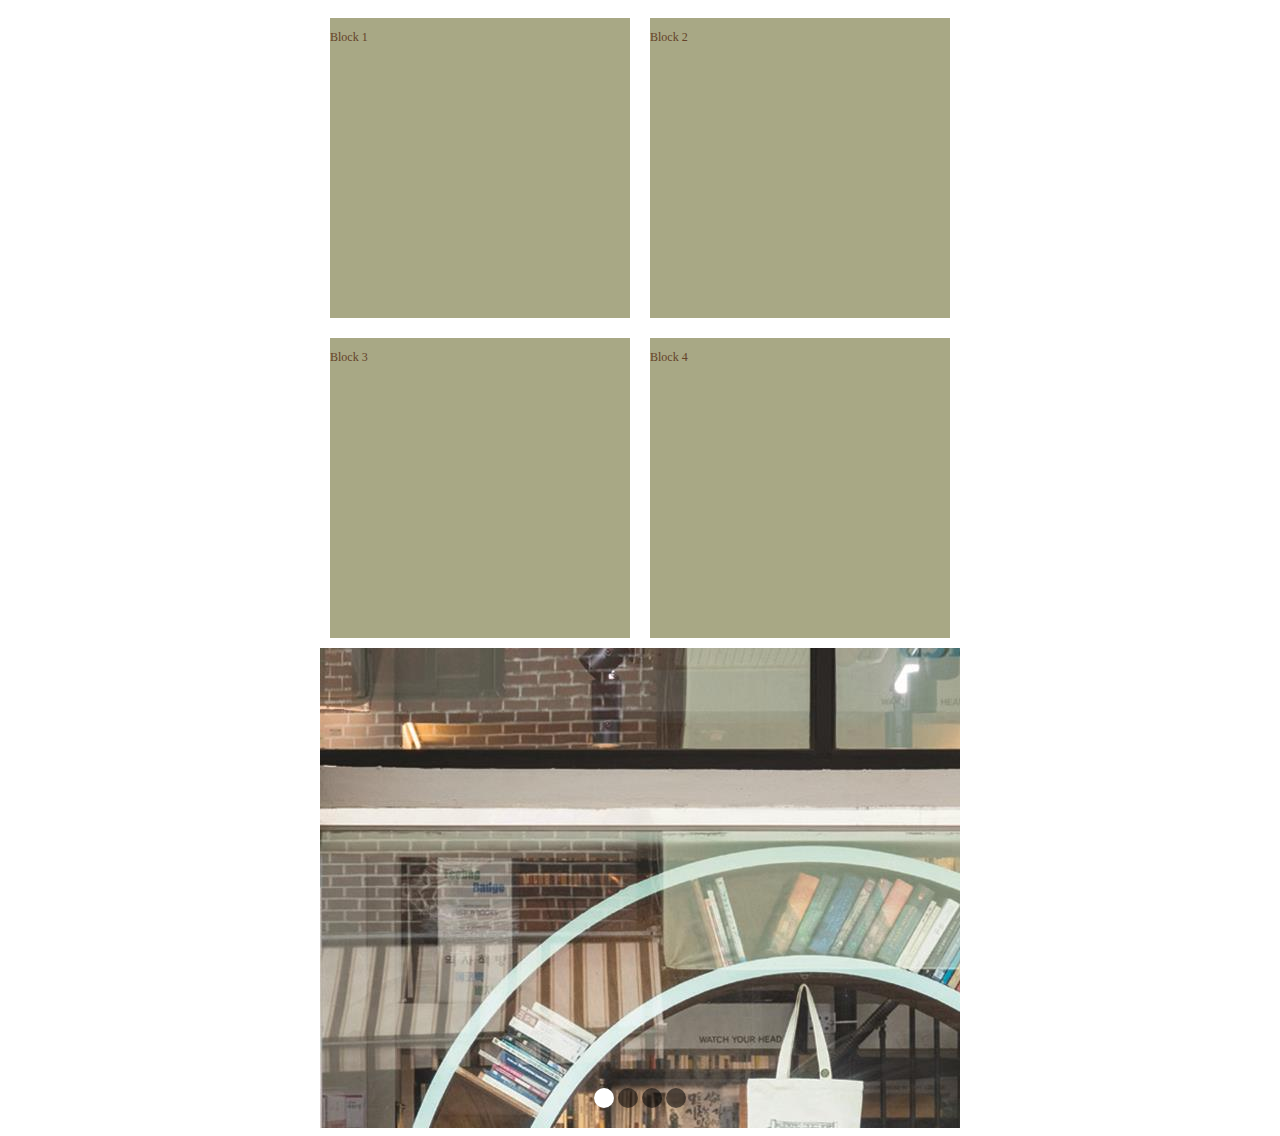
<file: index_5_1.html>
<!DOCTYPE html>
<html lang="en">

<head>
    <meta charset="UTF-8">
    <meta http-equiv="X-UA-Compatible" content="IE=edge">
    <meta name="viewport" content="width=device-width, initial-scale=1.0">
    <title>Document</title>
</head>
<style>
    .flex-container {
        display: flex;
        flex-wrap: wrap;
        justify-content: center;
        flex-direction:column;
        align-items: center;
    }

    .flex-wrapper {
        display: flex;
    }
    .flex-wrapper2 {
        display: flex;
    }

    .block1,
    .block2,
    .block3,
    .block4 {
        width: 300px;
        height: 300px;
        background-color: #A8A885;
        margin: 10px;
    }

    .block1 p,
    .block2 p,
    .block3 p,
    .block4 p {
        font-size: 12px;
        color: #644228;
    }

    /*==============================================================*/

    .slider{
    width: 640px;
    height: 480px;
    position: relative;
    margin: 0 auto;
    overflow: hidden; /* 현재 슬라이드 오른쪽에 위치한 나머지 슬라이드 들이 보이지 않도록 가림 */
}
.slider input[type=radio]{
    display: none;
}

ul.imgs{
    padding: 0;
    margin: 0;
    list-style: none;    
}
ul.imgs li{
    position: absolute;
    left: 640px;
    transition-delay: 1s; /* 새 슬라이드가 이동해 오는 동안 이전 슬라이드 이미지가 배경이 보이도록 지연 */

    padding: 0;
    margin: 0;
}

.bullets{
    position: absolute;
    left: 50%;
    transform: translateX(-50%);
    bottom: 20px;
    z-index: 2;
}
.bullets label{
    display: inline-block;
    border-radius: 50%;
    background-color: rgba(0,0,0,0.55);
    width: 20px;
    height: 20px;
    cursor: pointer;
}
/* 현재 선택된 불릿 배경 흰색으로 구분 표시 */
.slider input[type=radio]:nth-child(1):checked~.bullets>label:nth-child(1){
    background-color: #fff;
}
.slider input[type=radio]:nth-child(2):checked~.bullets>label:nth-child(2){
    background-color: #fff;
}
.slider input[type=radio]:nth-child(3):checked~.bullets>label:nth-child(3){
    background-color: #fff;
}
.slider input[type=radio]:nth-child(4):checked~.bullets>label:nth-child(4){
    background-color: #fff;
}

.slider input[type=radio]:nth-child(1):checked~ul.imgs>li:nth-child(1){
    left: 0;
    transition: 0.5s;
    z-index:1;
}
.slider input[type=radio]:nth-child(2):checked~ul.imgs>li:nth-child(2){
    left: 0;
    transition: 0.5s;
    z-index:1;
}
.slider input[type=radio]:nth-child(3):checked~ul.imgs>li:nth-child(3){
    left: 0;
    transition: 0.5s;
    z-index:1;
}
.slider input[type=radio]:nth-child(4):checked~ul.imgs>li:nth-child(4){
    left: 0;
    transition: 0.5s;
    z-index:1;
}
</style>

<body>
    <div class="flex-container">
        <div class="flex-wrapper">
            <div class="block1">
                <p>Block 1</p>
            </div>
            <div class="block2">
                <p>Block 2</p>
            </div>
        </div>


        <div class="flex-wrapper2">
            <div class="block3">
                <p>Block 3</p>
            </div>
            <div class="block4">
                <p>Block 4</p>
            </div>
        </div>
    </div>



    <div class="slider">
        <input type="radio" name="slide" id="slide1" checked>
        <input type="radio" name="slide" id="slide2">
        <input type="radio" name="slide" id="slide3">
        <input type="radio" name="slide" id="slide4">
        <ul id="imgholder" class="imgs">
            <li><img src="img2.jpeg"></li>
            <li><img src="Img6_1.jpeg"></li>
            <li><img src="img8.jpeg"></li>
            <li><img src="img9.jpeg"></li>
        </ul>
        <div class="bullets">
            <label for="slide1">&nbsp;</label>
            <label for="slide2">&nbsp;</label>
            <label for="slide3">&nbsp;</label>
            <label for="slide4">&nbsp;</label>
        </div>
    </div>
    

</body>

</html>
</file>
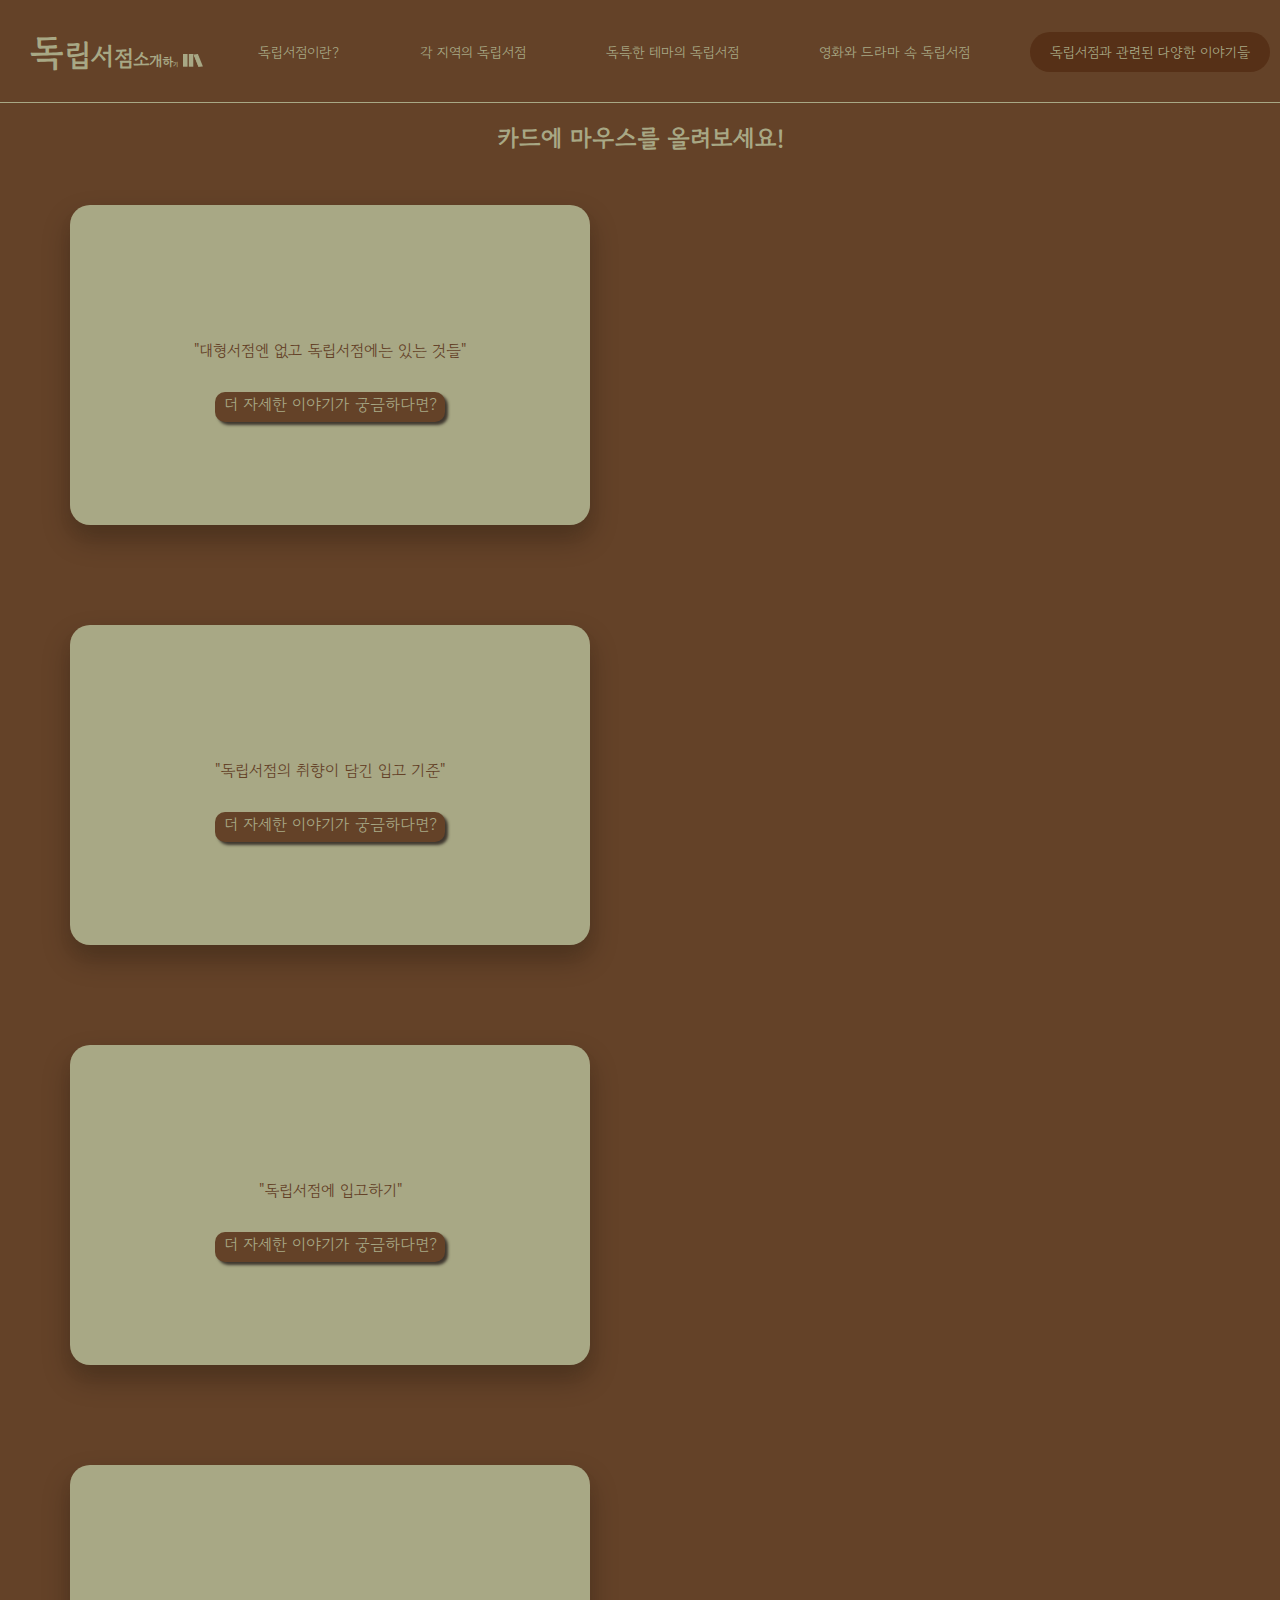
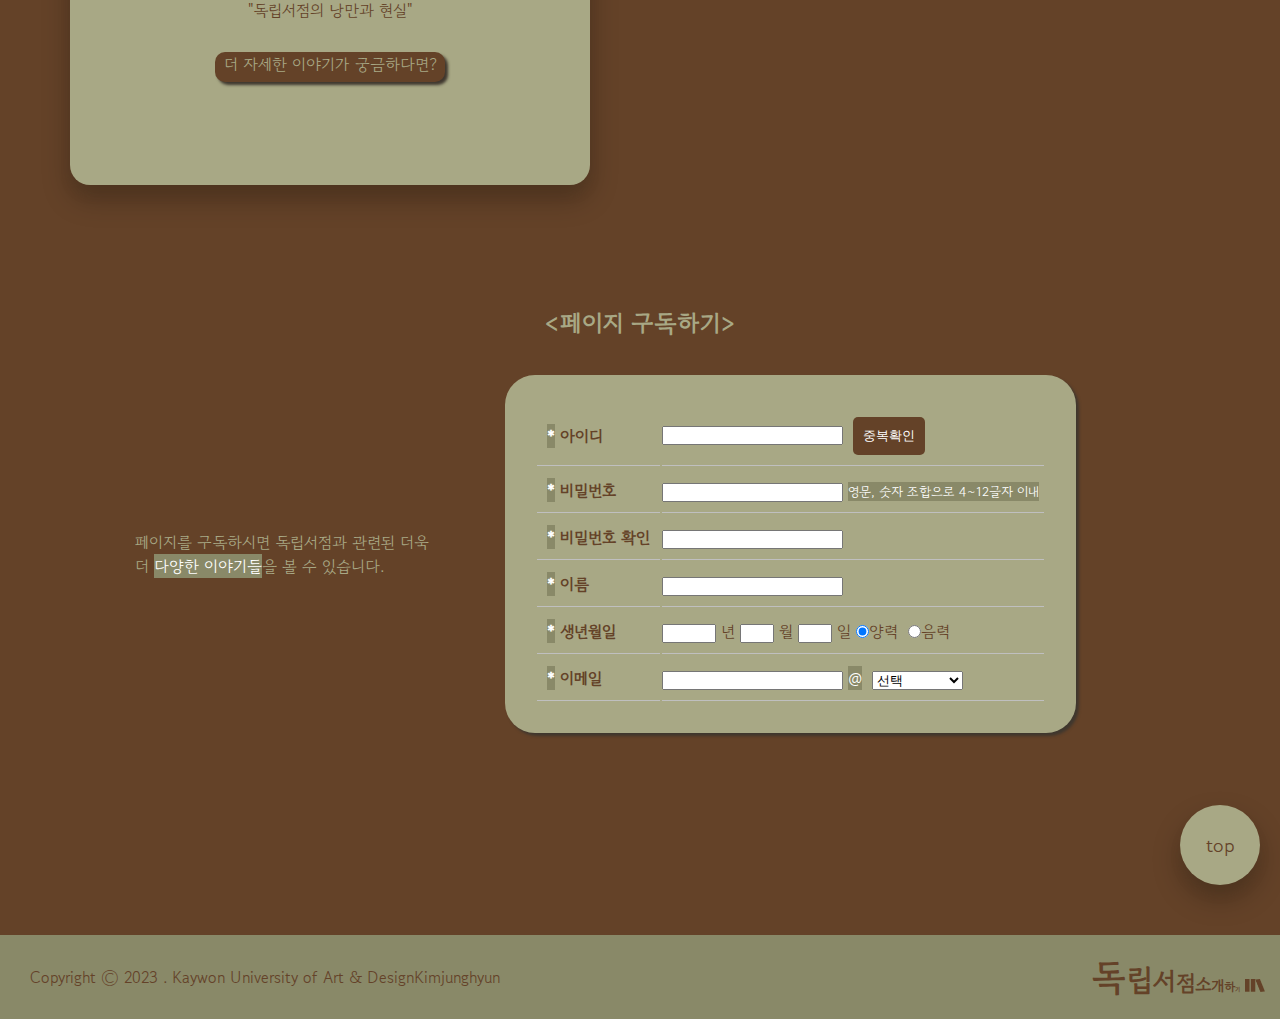
<file: index_6.html>
<!DOCTYPE html>
<html lang="en">

<head>
    <meta charset="UTF-8">
    <meta http-equiv="X-UA-Compatible" content="IE=edge">
    <meta name="viewport" content="width=device-width, initial-scale=1.0">
    <title>Document</title>
    <link rel="stylesheet" href="index_6.css">
</head>

<body>
    <header>
        <a class="logo_a" href="index.html">
            <!--<h1><span>독</span>립<span>서</span>점에 대해 <span>소</span>개합니다.</h1>-->
            <h1><span class="lg1">독</span><span class="lg2">립</span><span class="lg3">서</span><span
                    class="lg4">점</span><span class="lg5">소</span><span class="lg6">개</span><span
                    class="lg7">하</span><span class="lg8">기</span></h1>
            <img src="logo.png" alt="">
        </a>
        <ul>
            <li><a class="a1" href="index_2.html">독립서점이란?</a></li>
            <li><a class="a2" href="index_3.html">각 지역의 독립서점</a></li>
            <li><a class="a3" href="index_4.html">독특한 테마의 독립서점</a></li>
            <li><a class="a4" href="index_5.html">영화와 드라마 속 독립서점</a></li>
            <li><a class="a5" href="index_6.html">독립서점과 관련된 다양한 이야기들</a></li>
        </ul>
    </header>

    <a name="tag2"></a>
    <section id="contents">
        <h2>카드에 마우스를 올려보세요!</h2>
        <div class="content_1">
            <div class="article1">
                <p>"대형서점엔 없고 독립서점에는 있는 것들"</p>
                <a class="subscribe" href="#tag1">더 자세한 이야기가 궁금하다면?</a>
            </div>
            <div class="hidden1">
                <h3>#미리보기</h3>
                <p>쾌적하고 넓은 공간에 진열도서만 10만권이 넘는 대형서점의 100분의 1도 안되는 면적과 책을 보유하고 있지만 <span class="span1">전혀 다른 세계를
                        보여주는</span> 독립서점은 몰랏던 책을 재발견하고 책 한권한권의 특성을 가장 잘 보여줄 수 있는 공간이다.
                </p>
            </div>
        </div>
        <div class="content_2">
            <div class="article2">
                <p>"독립서점의 취향이 담긴 입고 기준"</p>
                <a class="subscribe" href="#tag1">더 자세한 이야기가 궁금하다면?</a>
            </div>
            <div class="hidden2">
                <h3>#미리보기</h3>
                <p>
                    -주제에 대한 관점이 확고한 도서가 좋습니다. 보편적인 이야기도 좋지만, 그렇지 않은 소재에서 공감을 끌어낸다면 관심을 가질 수 밖에 없지요. <br>

                    -가장 중요한 입고 기준은 <span class="span1">'내가 읽고 싶은 책인가?'</span> 입니다. <br>

                    -책은 '읽는 것'이라는 고정관념을 깬다거나 '책은 이러이러해야 한다'는 주제나 판형을 탈피한 책들이 있다면 소개해주고 싶다.
                </p>
            </div>
        </div>
        <div class="content_3">
            <div class="article3">
                <p>"독립서점에 입고하기"</p>
                <!--<span>더 자세한 이야기가 궁금하다면?</span>-->
                <!--<button>더 자세한 이야기가 궁금하다면?</button>
                <span>페이지 구독하기</span>-->
                <!--<input id="check-btn" type="checkbox" />
                <label for="check-btn">더 자세한 이야기가 궁금하다면?</label>
                <ul class="menubars">
                    <li><a href="#tag1">페이지 구독하기→</a></li>
                </ul>-->
                <a class="subscribe" href="#tag1">더 자세한 이야기가 궁금하다면?</a>
            </div>
            <div class="hidden3">
                <h3>#미리보기</h3>
                <p>독립서점에서 많이 취급하는 독립출판서적은 <span class="span1">어떻게 발행되는 것일까?</span> <br>
                    1. 서점 알아보기 <br>
                    2. 입고 메일 작성하기 <br>
                    3. 답변 기다리기 <br>
                    4. 거래서 작성하고 택배 보내기
                </p>
            </div>
        </div>
        <div class="content_4">
            <div class="article4">
                <p>"독립서점의 낭만과 현실"</p>
                <a class="subscribe" href="#tag1">더 자세한 이야기가 궁금하다면?</a>
            </div>
            <div class="hidden4">
                <h3>#미리보기</h3>
                <p>흔히들 독립서점이라고 하면 개인의 취향으로 꾸며진 고즈넉한 공간에서 낭만적이고 소박한 삶을 살아가는 것이라는 이미지가 만연한데, <span class="span1">과연 현실 또한
                        그러할까?</span>
                </p>
            </div>
        </div>



        <div class="content2">
            <div class="content2_h2">
                <h2>
                    <페이지 구독하기>
                </h2>
            </div>
            <div class="content2_login">
                <a name="tag1"></a>
                <p>페이지를 구독하시면 독립서점과 관련된 더욱 더 <span>다양한 이야기들</span>을 볼 수 있습니다.</p>
                <table>
                    <tr>
                        <td colspan="2" class="blank"><span class="form_span">*</span>&nbsp;아이디</td>
                        <td><input type="text"><button class="First_btn" style="margin: 10px;">중복확인</button></td>
                    </tr>
                    <tr>
                        <td colspan="2" class="blank"><span>*</span>&nbsp;비밀번호</td>
                        <td><input type="text"><span class="text">영문, 숫자 조합으로 4~12글자 이내</span></td>
                    </tr>
                    <tr>
                        <td colspan="2" class="blank"><span>*</span>&nbsp;비밀번호 확인</td>
                        <td><input type="text"></td>
                    </tr>
                    <tr>
                        <td colspan="2" class="blank"><span>*</span>&nbsp;이름</td>
                        <td><input type="text"></td>
                    </tr>
                    <tr>
                        <td colspan="2" class="blank"><span>*</span>&nbsp;생년월일</td>
                        <td><input type="text" style="width:50px">&nbsp;년&nbsp;<input type="text"
                                style="width:30px">&nbsp;월&nbsp;<input type="text" style="width:30px">&nbsp;일
                            <input type="radio" name="I" checked>양력&nbsp;&nbsp;<input type="radio" name="I">음력
                        </td>
                    </tr>
                    <tr>
                        <td colspan="2" class="blank"><span>*</span>&nbsp;이메일</td>
                        <td><input type="text"><span class="text2">@</span>
                            <select>
                                <option>선택</option>
                                <option>naver.com</option>
                                <option>hanmail.net</option>
                                <option>gmail.com</option>
                                <option>직접입력</option>
                            </select><br>
                        </td>
                    </tr>
                </table>
            </div>
        </div>
        <!--<div class="top_btn"><a href="#tag2">top</a></div>-->
        <a class="top_btn" href="#tag2">top</a>
    </section>
    <footer>
        <ul>
            <li>Copyright Ⓒ 2023 . Kaywon University of Art & Design</li>
            <li>Kimjunghyun</li>
        </ul>
        <a class="logo_a-2" href="index.html">
            <h1><span class="lg1">독</span><span class="lg2">립</span><span class="lg3">서</span><span
                    class="lg4">점</span><span class="lg5">소</span><span class="lg6">개</span><span
                    class="lg7">하</span><span class="lg8">기</span></h1>
            <img src="logo2.png" alt="">
        </a>
    </footer>

</body>

</html>
</file>
<file: index.css>
@import url('https://fonts.googleapis.com/css2?family=Gowun+Dodum&family=Noto+Serif+KR:wght@500;600&display=swap');

* {
    margin: 0;
    padding: 0;
}

html {
    overflow-x: hidden;
    height: 100%;
    height: 900px;
}

body {
    font-family: 'Gowun Dodum', sans-serif;
    background-color: #644228;
    overflow-x: hidden;
    height: 900px;
}

.logo_a {
    padding: 15px 20px;
    text-decoration: none;
    display: flex;
}
.logo_a img{
    width: 20px;
    height: 13px;
    position: relative;
    top: 29px;
    left: 5px;
}
.logo_a:hover {
    transition: all 0.3s ease-in-out;
    background-color: rgba(76, 35, 11, 0.578);
    border-radius: 100vw;
}

header {
    display: flex;
    justify-content: space-between;
    align-items: center;
    padding: 10px;
    background-color: #644228;
    width: 100%;
}

header h1 {
    color: #A8A885;
}

/*header span {
    font-size: 35px;
}*/
.lg1{
    font-size: 36px;
}
.lg2{
    font-size: 30px;
}
.lg3{
    font-size: 26px;
}
.lg4{
    font-size: 22px;
}
.lg5{
    font-size: 18px;
}
.lg6{
    font-size: 15px;
}
.lg7{
    font-size: 12px;
}
.lg8{
    font-size: 6px;
}

header ul {
    display: flex;
    list-style: none;
}

header ul li {
    margin: 20px;
}

header ul li a {
    text-decoration: none;
    font-weight: 400;
    color: #A8A885;
    padding: 10px 20px;
    cursor: pointer;
    font-size: 14px;
}

header a:hover {
    transition: all 0.3s ease-in-out;
    background-color: rgba(76, 35, 11, 0.578);
    border-radius: 100vw;
}

.main {
    margin-bottom: 20px;
    text-align: right;
}

.main span {
    color: #A8A885;
    text-align: right;
    padding: 10px;
    font-size: 30px;
}
.main span:hover{
    background: linear-gradient(to top, #66664a 50%, transparent 50%);
}
.main p {
    color: #A8A885;
    text-align: right;
    margin-right: 20px;
}

.hr-3 {
    border: 0;
    height: 0;
    border-top: 1px solid #A8A885;
}

.v-line {
    border-left: 1px solid #A8A885;
    height: 200px;
    position: fixed;
    left: 200px;
}

/*=============================================================*/
.clip_section {
    height: 200px;
    z-index: 2;
}

.clip_menu {
    display: flex;
    list-style: none;
    margin-top: 10px;
    position: absolute;
}

.clip_menu a {
    text-decoration: none;
    color: #A8A885;
}

.clip_menu p {
    color: #A8A885;
}

/*=============================================================*/
.has1 {
    position: relative;
    display: inline-block;
    position: absolute;
    left: 0;
}

.has1 a {
    width: 80px;
    border: 1px solid #A8A885;
    padding: 10px 30px;
    background-color: #A8A885;
    color: #644228;
    
}

.sub1 {
    width: 1000px;
    margin-top: 10px;
    background-color: #d1d1ac;
    border-radius: 30px;
    margin-left: 10px;
    box-shadow: 0 14px 28px rgba(0,0,0,0.25), 0 10px 10px rgba(95, 70, 41, 0.22);
    z-index: 2;
}
.sub1 p{
    color:#644228;
}

.has1 .sub1 {
    display: none;
}

/*마우스 커서를 갖다 대면 서브메뉴가 보이도록 설정*/
.has1:hover .sub1 {
    display: block;
    position: absolute;
    top: 50px;
    display: flex;
    align-items: center;
}

/*====================================================*/
.has2 {
    position: relative;
    display: inline-block;
    position: absolute;
    left: 120px;
}

.has2 a {
    width: 80px;
    border: 1px solid #A8A885;
    padding: 10px 30px;
}

.sub2 {
    width: 1000px;
    margin-top: 10px;
    background-color: #d1d1ac;
    border-radius: 30px;
    box-shadow: 0 14px 28px rgba(0,0,0,0.25), 0 10px 10px rgba(95, 70, 41, 0.22);
    z-index: 2;
}
.sub2 p{
    color:#644228;
}

.has2 .sub2 {
    display: none;
}

/*마우스 커서를 갖다 대면 서브메뉴가 보이도록 설정*/
.has2:hover .sub2 {
    display: block;
    position: absolute;
    top: 50px;
    display: flex;
    align-items: center;
}

/*=============================================================*/

.has3 {
    position: relative;
    display: inline-block;
    position: absolute;
    left: 240px;
}

.has3 a {
    width: 80px;
    border: 1px solid #A8A885;
    padding: 10px 30px;
    background-color: #A8A885;
    color: #644228;
}

.sub3 {
    width: 1000px;
    margin-top: 10px;
    background-color: #d1d1ac;
    border-radius: 30px;
    box-shadow: 0 14px 28px rgba(0,0,0,0.25), 0 10px 10px rgba(95, 70, 41, 0.22);
    z-index: 2;
}
.sub3 p{
    color:#644228;
}
.has3 .sub3 {
    display: none;
}

/*마우스 커서를 갖다 대면 서브메뉴가 보이도록 설정*/
.has3:hover .sub3 {
    display: block;
    position: absolute;
    top: 50px;
    display: flex;
    align-items: center;
}

/*=============================================================*/
.has4 {
    position: relative;
    display: inline-block;
    position: absolute;
    left: 360px;
}

.has4 a {
    width: 80px;
    border: 1px solid #A8A885;
    padding: 10px 30px;
}

.sub4 {
    width: 1000px;
    margin-top: 10px;
    background-color: #d1d1ac;
    border-radius: 30px;
    box-shadow: 0 14px 28px rgba(0,0,0,0.25), 0 10px 10px rgba(95, 70, 41, 0.22);
    z-index: 2;
}
.sub4 p{
    color:#644228;
}
.has4 .sub4 {
    display: none;
}

/*마우스 커서를 갖다 대면 서브메뉴가 보이도록 설정*/
.has4:hover .sub4 {
    display: block;
    position: absolute;
    top: 50px;
    display: flex;
    align-items: center;
}

/*=============================================================*/
.has5 {
    position: relative;
    display: inline-block;
    position: absolute;
    left: 480px;
}

.has5 a {
    width: 80px;
    border: 1px solid #A8A885;
    padding: 10px 30px;
    background-color: #A8A885;
    color: #644228;
}

.sub5 {
    width: 1000px;
    margin-top: 10px;
    background-color: #d1d1ac;
    border-radius: 30px;
    box-shadow: 0 14px 28px rgba(0,0,0,0.25), 0 10px 10px rgba(95, 70, 41, 0.22);
    z-index: 2;
}
.sub5 p{
    color:#644228;
}

.has5 .sub5 {
    display: none;
}

/*마우스 커서를 갖다 대면 서브메뉴가 보이도록 설정*/
.has5:hover .sub5 {
    display: block;
    position: absolute;
    top: 50px;
    display: flex;
    align-items: center;
}

.clip_menu img {
    width: 200px;
    margin: 20px;
}

/*=============================================================*/
.main_image img{
    position: absolute;
    width: 100%;
    height:700px;
}
</file>
<file: index3_1.css>
@import url('https://fonts.googleapis.com/css2?family=Gowun+Dodum&family=Noto+Serif+KR:wght@500;600&display=swap');

* {
    margin: 0;
    padding: 0;
}
html{
    font-family: 'Gowun Dodum', sans-serif;
    overflow-x: hidden;
}
body {
    font-family: 'Gowun Dodum', sans-serif;
    background-color: #644228;
    overflow-x: hidden;
}
.logo_a {
    padding: 15px 20px;
    text-decoration: none;
    display: flex;
}
.logo_a img{
    width: 20px;
    height: 13px;
    position: relative;
    top: 29px;
    left: 5px;
}
.logo_a:hover{
    transition: all 0.3s ease-in-out;
    background-color: rgba(76, 35, 11, 0.578);
    border-radius: 100vw;
}
.lg1{
    font-size: 36px;
}
.lg2{
    font-size: 30px;
}
.lg3{
    font-size: 26px;
}
.lg4{
    font-size: 22px;
}
.lg5{
    font-size: 18px;
}
.lg6{
    font-size: 15px;
}
.lg7{
    font-size: 12px;
}
.lg8{
    font-size: 6px;
}

header {
    display: flex;
    justify-content: space-between;
    align-items: center;
    padding: 10px;
    background-color: #644228;
    width: 100%;
    position: fixed;
    top: 0;
    left: 0;
    right: 0;
    z-index: 10;
    border-bottom: 1px solid #A8A885 ;
}
header h1 {
    color: #A8A885;
}
header ul {
    display: flex;
    list-style: none;
}

header ul li {
    margin: 20px;
}

header ul li a {
    text-decoration: none;
    font-weight: 400;
    color: #A8A885;
    padding: 10px 20px;
    cursor: pointer;
    font-size: 14px;
}
header .a2{
    background-color: rgba(76, 35, 11, 0.578);
    border-radius: 100vw;
}
header a:hover {
    transition: all 0.3s ease-in-out;
    background-color: rgba(76, 35, 11, 0.578);
    border-radius: 100vw;

}
/*===========================================================================*/
#contents{
    font-family: 'Gowun Dodum', sans-serif;
}
#menu{
    display: flex;
    align-items: center;
    margin-top: 10px;
}
#menu nav{
    display: flex;
}
#menu ul li{
    display: flex;
    margin: 20px;
}
#menu a{
    width: 30px;
    height: 30px;
    padding: 15px;
    text-decoration: none;
    background-color: #a8a885aa;
    color: #644228;
    font-size: 15px;
    border-radius: 50%;
    display: flex;
    justify-content: center;
    align-items: center;
    box-shadow: 0 14px 28px rgba(0,0,0,0.25), 0 10px 10px rgba(95, 70, 41, 0.22);
    transition: all .2s ease-in-out;
}
#menu .this{
    background-color: #A8A885;
}
#menu a:hover{
    transform: scale(1.2);
}
/*===========================================================================*/
.card_top{
    display: flex;
    justify-content: center;
}
.card_bottom{
    display: flex;
    justify-content: center;
}
#contents{
    padding-top: 92px;
}
.content_1 {
    margin-top: 150px;
    position: relative;
    width: 400px;
    margin: 40px;
}
.image {
    display: block;
    width: 400px;
    height: 500px;
}

.textbox_1 {
    position: absolute;
    top: 0;
    bottom: 0;
    left: 0;
    right: 0;
    width: 100%;
    height: auto;
    opacity: 0;
    transition: .4s ease;
    background-color:#ECE2D9;
}
.textbox_1 h3{
    font-size: 20px;
    color: #A8A885;
}
.p_1{
    font-size: 15px;
    color: #A8A885;
}
.p_2{
    width: 330px;
    font-size: 15px;
    color: #A8A885;
    margin-top: 70px;
}
.content_1:hover .textbox_1 {
    opacity: 1;
}

.text_1 {
    color: rgb(0, 0, 0);
    font-size: 25px;
    font-family: verdana, sans-serif;
    position: absolute;
    top: 50%;
    left: 50%;
    transform: translate(-50%, -50%);
    transform: translate(-50%, -50%);
    transform: translate(-50%, -50%);
    text-align: center;
}
.top_btn {
    display: flex;
    align-items: center;
    justify-content: center;
    width: 80px;
    height: 80px;
    border-radius: 50%;
    background-color: #A8A885;
    position: absolute;
    right: 20px;
    box-shadow: 0 14px 28px rgba(0, 0, 0, 0.25), 0 10px 10px rgba(95, 70, 41, 0.22);
    color: #644228;
    font-size: 20px;
    text-decoration: none;
    transition: all 0.1s ease-in;
}

.top_btn:hover {
    background-color: #898968;
}
.logo_a-2 {
    padding: 15px 20px;
    text-decoration: none;
    display: flex;
    margin-left: 20px;
}
.logo_a-2 h1{
    color: #644228;
}
footer ul{
    color: #644228;
    margin: 30px;
    list-style: none;
    display: flex;
}
.logo_a-2 img{
    width: 20px;
    height: 13px;
    position: relative;
    top: 29px;
    left: 5px;
}
footer {
    width: 100%;
    margin-top: 130px;
    background-color:#898968;
    display: flex;
    justify-content: space-between;
}
</file>
<file: index_2.css>
@import url('https://fonts.googleapis.com/css2?family=Gowun+Dodum&family=Noto+Serif+KR:wght@500;600&display=swap');

* {
    margin: 0;
    padding: 0;
}

html {
    overflow-x: hidden;
}

body {
    font-family: 'Gowun Dodum', sans-serif;
    background-color: #644228;
    overflow-x: hidden;
}

.logo_a {
    padding: 15px 20px;
    text-decoration: none;
    display: flex;
}
.logo_a img{
    width: 20px;
    height: 13px;
    position: relative;
    top: 29px;
    left: 5px;
}

.logo_a:hover {
    transition: all 0.3s ease-in-out;
    background-color: rgba(76, 35, 11, 0.578);
    border-radius: 100vw;
}
.lg1{
    font-size: 36px;
}
.lg2{
    font-size: 30px;
}
.lg3{
    font-size: 26px;
}
.lg4{
    font-size: 22px;
}
.lg5{
    font-size: 18px;
}
.lg6{
    font-size: 15px;
}
.lg7{
    font-size: 12px;
}
.lg8{
    font-size: 6px;
}

header {
    display: flex;
    justify-content: space-between;
    align-items: center;
    padding: 10px;
    background-color: #644228;
    width: 100%;
    position: fixed;
    top: 0;
    left: 0;
    right: 0;
    z-index: 10;
}

header h1 {
    color: #A8A885;
}


header ul {
    display: flex;
    list-style: none;
}

header ul li {
    margin: 20px;
}

header ul li a {
    text-decoration: none;
    font-weight: 400;
    color: #A8A885;
    padding: 10px 20px;
    cursor: pointer;
    font-size: 14px;
}

header .a1 {
    background-color: rgba(76, 35, 11, 0.578);
    border-radius: 100vw;
}

header a:hover {
    transition: all 0.3s ease-in-out;
    background-color: rgba(76, 35, 11, 0.578);
    border-radius: 100vw;
}
/*===============================================================*/
.video {
    display: flex;
    justify-content: center;
    margin: 60px;
}

video {
    width: 600px;
}

/*===============================================================*/

.explain {
    height: 100vh;
    /*background-image: url('https://magazine.securities.miraeasset.com/contents/path/00181/images/mo_01@2x.png') ;*/
    background-image: url(background_img2.jpeg);
    opacity: 0.7;
    background-size: cover;
}

.explain p {
    position: relative;
    top: 260px;
    left: 30px;
    font-weight: bold;
    color: #c8c8ac;
    font-size: 20px;
    transition: all 0.3s ease-in;
}

.explain p:hover {
    color: rgb(255, 255, 255);
    text-decoration: underline;
}

.popup {
    display: flex;
    justify-content: center;
    align-items: center;
    margin-top: 100px;
}

.popup h2 {
    color: #A8A885;
}

.first {
    width: 400px;
    height: 400px;
    /*background-color: #644228;
    border-top:1px solid #A8A885 ;
    border-right:1px solid #A8A885;*/
    border: solid 2px #A8A885;
    text-align: center;
    line-height: 400px;
    margin: 20px;
    font-size: 14px;

}

.second {
    width: 400px;
    height: 400px;
    /*background-color: #644228;
    border-top:1px solid #A8A885 ;
    border-right:1px solid #A8A885;*/
    border: solid 2px #A8A885;
    text-align: center;
    line-height: 400px;
    margin: 20px;
    font-size: 14px;
}

.third {
    width: 400px;
    height: 400px;
    /*background-color: #644228;
    border-top:1px solid #A8A885 ;*/
    border: solid 2px #A8A885;
    text-align: center;
    line-height: 400px;
    margin: 20px;
    font-size: 14px;
}

/*===============================================================*/
label {
    cursor: pointer;
}

#layer_popup1 {
    display: none;
}

#layer_popup1+label {
    display: inline-block;
    width: 300px;
    height: 300px;
    border: solid 2px #A8A885;
    color: #A8A885;
    text-align: center;
    line-height: 300px;
    margin: 30px;
}

#layer_bg1 {
    display: none;
    position: absolute;
    /* 시작 지점을 버튼 위, 0픽셀부터 시작하려고 주는 것*/
    top: 0;
    left: 0;
    width: 100%;
    height: 100%;
    background: rgba(0, 0, 0, 0.5);
}

#popup1 {
    position: absolute;
    padding: 15px;
    box-sizing: border-box;
    border-radius: 15px;
    width: 600px;
    height: 400px;
    background: #d6d6b0;
    top: 180%;
    left: 50%;
    transform: translate(-50%, -50%);
    box-shadow: 7px 7px 5px rgba(0, 0, 0, 0.2);
    /*x y 번짐 색상*/
}


#popup1 img {
    width: 500px;
    text-align: center;
    margin: auto;
    display: block;
}

#popup1>h2>label {
    float: right;
}

#layer_popup1:checked+label+#layer_bg1 {

    display: block;
}

/*===============================================================*/
#layer_popup2 {
    display: none;
}

#layer_popup2+label {
    display: inline-block;
    width: 300px;
    height: 300px;
    border: solid 2px #A8A885;
    color: #A8A885;
    text-align: center;
    line-height: 300px;
    margin: 30px;
}

#layer_bg2 {
    display: none;
    position: absolute;
    /* 시작 지점을 버튼 위, 0픽셀부터 시작하려고 주는 것*/
    top: 0;
    left: 0;
    width: 100%;
    height: 100%;
    background: rgba(0, 0, 0, 0.5)
}

#popup2 {
    position: absolute;
    padding: 15px;
    box-sizing: border-box;
    border-radius: 15px;
    width: 600px;
    height: 400px;
    background: #d6d6b0;
    top: 180%;
    left: 50%;
    transform: translate(-50%, -50%);
    box-shadow: 7px 7px 5px rgba(0, 0, 0, 0.2);
    /*x y 번짐 색상*/
}

#popup2 img {
    width: 500px;
    text-align: center;
    margin: auto;
    display: block;
}

#popup2>h2>label {
    float: right;
}

#layer_popup2:checked+label+#layer_bg2 {
    display: block;
}

/*===============================================================*/
#layer_popup3 {
    display: none;
}

#layer_popup3+label {
    display: inline-block;
    width: 300px;
    height: 300px;
    border: solid 2px #A8A885;
    color: #A8A885;
    text-align: center;
    line-height: 300px;
    margin: 30px;
}

#layer_bg3 {
    display: none;
    position: absolute;
    /* 시작 지점을 버튼 위, 0픽셀부터 시작하려고 주는 것*/
    top: 0;
    left: 0;
    width: 100%;
    height: 100%;
    background: rgba(0, 0, 0, 0.5)
}

#popup3 {
    position: absolute;
    padding: 15px;
    box-sizing: border-box;
    border-radius: 15px;
    width: 600px;
    height: 400px;
    background: #d6d6b0;
    top: 180%;
    left: 50%;
    transform: translate(-50%, -50%);
    box-shadow: 7px 7px 5px rgba(0, 0, 0, 0.2);
    /*x y 번짐 색상*/
    /*display: flex;
    justify-content: center;
    align-items: center;*/
}

#popup3 img {
    width: 500px;
    text-align: center;
    margin: auto;
    display: block;
}

#popup3>h2>label {
    float: right;
}

#layer_popup3:checked+label+#layer_bg3 {

    display: block;
}

.top_btn {
    display: flex;
    align-items: center;
    justify-content: center;
    width: 80px;
    height: 80px;
    border-radius: 50%;
    background-color: #A8A885;
    position: absolute;
    right: 20px;
    box-shadow: 0 14px 28px rgba(0, 0, 0, 0.25), 0 10px 10px rgba(95, 70, 41, 0.22);
    color: #644228;
    font-size: 20px;
    text-decoration: none;
    transition: all 0.1s ease-in;
}

.top_btn:hover {
    background-color: #898968;
}
.logo_a-2 {
    padding: 15px 20px;
    text-decoration: none;
    display: flex;
    margin-left: 20px;
}
.logo_a-2 h1{
    color: #644228;
}
footer ul{
    color: #644228;
    margin: 30px;
    list-style: none;
    display: flex;
}
.logo_a-2 img{
    width: 20px;
    height: 13px;
    position: relative;
    top: 29px;
    left: 5px;
}
footer {
    width: 100%;
    margin-top: 130px;
    background-color:#898968;
    display: flex;
    justify-content: space-between;
}
</file>
<file: index_3.css>
@import url('https://fonts.googleapis.com/css2?family=Gowun+Dodum&family=Noto+Serif+KR:wght@500;600&display=swap');

* {
    margin: 0;
    padding: 0;
}
html{
    font-family: 'Gowun Dodum', sans-serif;
    overflow-x: hidden;
}
body {
    font-family: 'Gowun Dodum', sans-serif;
    background-color: #644228;
    overflow-x: hidden;
    
}
.logo_a {
    padding: 15px 20px;
    text-decoration: none;
    display: flex;
}
.logo_a img{
    width: 20px;
    height: 13px;
    position: relative;
    top: 29px;
    left: 5px;
}
.logo_a:hover{
    transition: all 0.3s ease-in-out;
    background-color: rgba(76, 35, 11, 0.578);
    border-radius: 100vw;
}
.lg1{
    font-size: 36px;
}
.lg2{
    font-size: 30px;
}
.lg3{
    font-size: 26px;
}
.lg4{
    font-size: 22px;
}
.lg5{
    font-size: 18px;
}
.lg6{
    font-size: 15px;
}
.lg7{
    font-size: 12px;
}
.lg8{
    font-size: 6px;
}

header {
    display: flex;
    justify-content: space-between;
    align-items: center;
    padding: 10px;
    background-color: #644228;
    width: 100%;
    position: fixed;
    top: 0;
    left: 0;
    right: 0;
    z-index: 10;
    border-bottom: 1px solid #A8A885 ;
}
header h1 {
    color: #A8A885;
}

header ul {
    display: flex;
    list-style: none;
}

header ul li {
    margin: 20px;
}

header ul li a {
    text-decoration: none;
    font-weight: 400;
    color: #A8A885;
    padding: 10px 20px;
    cursor: pointer;
    font-size: 14px;
}
header .a2{
    background-color: rgba(76, 35, 11, 0.578);
    border-radius: 100vw;
}

header a:hover {
    transition: all 0.3s ease-in-out;
    background-color: rgba(76, 35, 11, 0.578);
    border-radius: 100vw;

}
/*===========================================================================*/
#contents{
    font-family: 'Gowun Dodum', sans-serif;
}
#menu{
    display: flex;
    align-items: center;
    margin-top: 10px;
    
}
#menu nav{
    display: flex;
}
#menu ul li{
    display: flex;
    margin: 20px;
}
#menu a{
    width: 30px;
    height: 30px;
    padding: 15px;
    text-decoration: none;
    background-color: #a8a885aa;
    color: #644228;
    font-size: 15px;
    border-radius: 50%;
    display: flex;
    justify-content: center;
    align-items: center;
    box-shadow: 0 14px 28px rgba(0,0,0,0.25), 0 10px 10px rgba(95, 70, 41, 0.22);
    transition: all .2s ease-in-out;
}
#menu .this{
    background-color: #A8A885;
}
#menu a:hover{
    transform: scale(1.2);
}
/*===========================================================================*/
.card_top{
    display: flex;
    justify-content: center;
}
.card_bottom{
    display: flex;
    justify-content: center;
}
#contents{
    padding-top: 92px;
}
.content_1 {
    margin-top: 150px;
    position: relative;
    width: 400px;
    margin: 40px;
}
.image {
    display: block;
    width: 400px;
    height: 500px;
}

.textbox_1 {
    position: absolute;
    top: 0;
    bottom: 0;
    left: 0;
    right: 0;
    width: 100%;
    height: auto;
    opacity: 0;
    transition: .4s ease;
    background-color:#ECE2D9;
}
.textbox_1 h3{
    font-size: 20px;
    color: #A8A885;
}
.p_1{
    font-size: 15px;
    color: #A8A885;
}
.p_2{
    width: 330px;
    font-size: 15px;
    color: #A8A885;
    margin-top: 70px;
}
.content_1:hover .textbox_1 {
    opacity: 1;
}

.text_1 {
    color: rgb(0, 0, 0);
    font-size: 25px;
    font-family: verdana, sans-serif;
    position: absolute;
    top: 50%;
    left: 50%;
    transform: translate(-50%, -50%);
    transform: translate(-50%, -50%);
    transform: translate(-50%, -50%);
    text-align: center;
}
.top_btn {
    display: flex;
    align-items: center;
    justify-content: center;
    width: 80px;
    height: 80px;
    border-radius: 50%;
    background-color: #A8A885;
    position: absolute;
    right: 20px;
    box-shadow: 0 14px 28px rgba(0, 0, 0, 0.25), 0 10px 10px rgba(95, 70, 41, 0.22);
    color: #644228;
    font-size: 20px;
    text-decoration: none;
    transition: all 0.1s ease-in;
}

.top_btn:hover {
    background-color: #898968;
}
.logo_a-2 {
    padding: 15px 20px;
    text-decoration: none;
    display: flex;
    margin-left: 20px;
}
.logo_a-2 h1{
    color: #644228;
}
footer ul{
    color: #644228;
    margin: 30px;
    list-style: none;
    display: flex;
}
.logo_a-2 img{
    width: 20px;
    height: 13px;
    position: relative;
    top: 29px;
    left: 5px;
}
footer {
    width: 100%;
    margin-top: 130px;
    background-color:#898968;
    display: flex;
    justify-content: space-between;
}
</file>
<file: index_4.css>
@import url('https://fonts.googleapis.com/css2?family=Gowun+Dodum&family=Noto+Serif+KR:wght@500;600&display=swap');

* {
    margin: 0;
    padding: 0;
}

html {
    font-family: 'Gowun Dodum', sans-serif;
    overflow-x: hidden;
}

body {
    font-family: 'Gowun Dodum', sans-serif;
    background-color: #644228;
    overflow-x: hidden;
}

.logo_a {
    padding: 15px 20px;
    text-decoration: none;
    display: flex;
}
.logo_a img{
    width: 20px;
    height: 13px;
    position: relative;
    top: 29px;
    left: 5px;
}

.logo_a:hover {
    transition: all 0.3s ease-in-out;
    background-color: rgba(76, 35, 11, 0.578);
    border-radius: 100vw;
}
.lg1{
    font-size: 36px;
}
.lg2{
    font-size: 30px;
}
.lg3{
    font-size: 26px;
}
.lg4{
    font-size: 22px;
}
.lg5{
    font-size: 18px;
}
.lg6{
    font-size: 15px;
}
.lg7{
    font-size: 12px;
}
.lg8{
    font-size: 6px;
}
header {
    display: flex;
    justify-content: space-between;
    align-items: center;
    padding: 10px;
    background-color: #644228;
    width: 100%;
    position: fixed;
    top: 0;
    left: 0;
    right: 0;
    z-index: 10;
    border-bottom: 1px solid #A8A885;
}

header h1 {
    color: #A8A885;
}


header ul {
    display: flex;
    list-style: none;
}

header ul li {
    margin: 20px;
}

header ul li a {
    text-decoration: none;
    font-weight: 400;
    color: #A8A885;
    padding: 10px 20px;
    cursor: pointer;
    font-size: 14px;
}

header .a3 {
    background-color: rgba(76, 35, 11, 0.578);
    border-radius: 100vw;
}

header a:hover {
    transition: all 0.3s ease-in-out;
    background-color: rgba(76, 35, 11, 0.578);
    border-radius: 100vw;
}

#content1 {
    padding-top: 120px;
    height: 500px;
}
/*=============================================================*/
.first_txt{
    display: flex;
    justify-content: center;
    color: #A8A885;
}
.preview {
    display: flex;
    justify-content: center;
    margin-top: 30px;
}
.preview img {
    display: block;
    width: 250px;
    height: 350px;
    transition: all 0.4s ease-in;
    margin: 30px;
    opacity: 0.9;
    z-index: 2;
}
.preview a{
    text-decoration: none;
    color: #A8A885;
}
.preview1,
.preview2,
.preview3,
.preview4{
    display: block;
}
.preview1 p,
.preview2 p,
.preview3 p,
.preview4 p{
    text-align: center;
    color: #A8A885;
    margin-bottom: 30px;;
}
.preview1 p:hover,
.preview2 p:hover,
.preview3 p:hover,
.preview4 p:hover{
    color: rgb(196, 177, 151);
    border-bottom:2px solid rgb(196, 177, 151);
    
}
.img1:hover {
    transform: translateY(-35px);
}

.img2:hover {
    transform: translateY(-25px);
}

.img3:hover {
    transform: translateY(-25px);
}

.img4:hover {
    /*padding-bottom: 50px;  이 코드때문에 이미지에 호버시 텍스트 위치도 이동하였다*/
    transform: translateY(-25px);
}
/*=================================================================*/
.real_content {
    position: relative;
    display: flex;
    flex-flow: column;
    justify-content: center;
    margin-top: 100px;

}
.first,
.second,
.third,
.fourth{
    margin: 130px;
}
.real_content .first,
.real_content .second,
.real_content .third,
.real_content .fourth {
    display: flex;
    justify-content: center;
}

.real_content img {
    width: 500px;
    margin: 20px;
}
.real_content .p1 {
    color: #A8A885;
    width: 600px;
    margin-top: 40px;
    transition: all 0.4s ease-in;
}
.real_content .p2 {
    color: #A8A885;
    width: 600px;
    margin-top: 70px;
    transition: all 0.4s ease-in;
}
.real_content .p3 {
    color: #A8A885;
    width: 600px;
    margin-top: 100px;
    transition: all 0.4s ease-in;
}
.real_content .p4 {
    color: #A8A885;
    width: 600px;
    margin-top: 90px;
    transition: all 0.4s ease-in;
}
.p1:hover{
    color:rgba(76, 35, 11, 0.578);
    background-color: rgb(221, 221, 197);
    border-radius: 30px;
    padding: 20px 20px 0 20px;
}
.p2:hover{
    color:rgba(76, 35, 11, 0.578);
    background-color: rgb(221, 221, 197);
    border-radius: 30px;
    padding: 20px 20px 0 20px;
}
.p3:hover{
    color:rgba(76, 35, 11, 0.578);
    background-color: rgb(221, 221, 197);
    border-radius: 30px;
    padding: 20px 20px 0 20px;
}
.p4:hover{
    color:rgba(76, 35, 11, 0.578);
    background-color: rgb(221, 221, 197);
    border-radius: 30px;
    padding: 20px 20px 0 20px;
}
.top_btn {
    display: flex;
    align-items: center;
    justify-content: center;
    width: 80px;
    height: 80px;
    border-radius: 50%;
    background-color: #A8A885;
    position: absolute;
    right: 20px;
    box-shadow: 0 14px 28px rgba(0, 0, 0, 0.25), 0 10px 10px rgba(95, 70, 41, 0.22);
    color: #644228;
    font-size: 20px;
    text-decoration: none;
    transition: all 0.1s ease-in;
}

.top_btn:hover {
    background-color: #898968;
}
.logo_a-2 {
    padding: 15px 20px;
    text-decoration: none;
    display: flex;
    margin-left: 20px;
}
.logo_a-2 h1{
    color: #644228;
}
footer ul{
    color: #644228;
    margin: 30px;
    list-style: none;
    display: flex;
}
.logo_a-2 img{
    width: 20px;
    height: 13px;
    position: relative;
    top: 29px;
    left: 5px;
}
footer {
    width: 100%;
    margin-top: 130px;
    background-color:#898968;
    display: flex;
    justify-content: space-between;
}
</file>
<file: index_5.css>
@import url('https://fonts.googleapis.com/css2?family=Gowun+Dodum&family=Noto+Serif+KR:wght@500;600&display=swap');

/*@import url('https://fonts.googleapis.com/css2?family=Gowun+Dodum&family=Noto+Sans+KR:wght@100;300;400;500;700;900&family=Noto+Serif+KR:wght@500;600&display=swap');*/

* {
    margin: 0;
    padding: 0;
}

html {
    font-family: 'Gowun Dodum', sans-serif;
    /*font-family: 'Noto Serif KR', serif;*/
    overflow-x: hidden;
}

body {
    font-family: 'Gowun Dodum', sans-serif;
    background-color: #644228;
    overflow-x: hidden;
    padding-top: 100px;
}

.logo_a {
    padding: 15px 20px;
    text-decoration: none;
    display: flex;
}
.logo_a img{
    width: 20px;
    height: 13px;
    position: relative;
    top: 29px;
    left: 5px;
}
.logo_a:hover {
    transition: all 0.3s ease-in-out;
    background-color: rgba(76, 35, 11, 0.578);
    border-radius: 100vw;
}
.lg1{
    font-size: 36px;
}
.lg2{
    font-size: 30px;
}
.lg3{
    font-size: 26px;
}
.lg4{
    font-size: 22px;
}
.lg5{
    font-size: 18px;
}
.lg6{
    font-size: 15px;
}
.lg7{
    font-size: 12px;
}
.lg8{
    font-size: 6px;
}

header {
    display: flex;
    justify-content: space-between;
    align-items: center;
    padding: 10px;
    background-color: #644228;
    width: 100%;
    position: fixed;
    top: 0;
    left: 0;
    right: 0;
    z-index: 3;
    border-bottom: 1px solid #A8A885;
}

header h1 {
    color: #A8A885;
    font-size: 8px;
}

header span {
    font-size: 35px;
}

header ul {
    display: flex;
    list-style: none;
}

header ul li {
    margin: 20px;
}

header ul li a {
    text-decoration: none;
    font-weight: 400;
    color: #A8A885;
    padding: 10px 20px;
    cursor: pointer;
    font-size: 14px;
}

header .a4 {
    background-color: rgba(76, 35, 11, 0.578);
    border-radius: 100vw;
}

header a:hover {
    transition: all 0.3s ease-in-out;
    background-color: rgba(76, 35, 11, 0.578);
    border-radius: 100vw;

}

/*======================================================================*/
#content2 {
    margin-top: 100px;
}

.flex-container {
    display: flex;
    flex-wrap: wrap;
    justify-content: space-between;
    padding: 60px;
    align-items: center;
}

.flex-wrapper {
    display: flex;
}

.circle p {
    font-size: 15px;
    color: #644228;
    text-align: center;
    margin-top: 20px;
    padding: 10px;
}

.block_content1,
.block_content2,
.block_content3,
.block_content4 {
    margin-bottom: 100px;
    border: 2px solid #a8a8857f;
    padding: 20px;
}

.flex-wrapper img {
    width: 300px;
    height: 300px;
    opacity: 0.9;
}

.block1,
.block2,
/*.block3,*/
.block4 {
    width: 300px;
    height: 300px;
    background-color: #A8A885;
}

.block1,
.block2,
.block3,
.block4 {
    width: 300px;
    height: 300px;
    margin: 10px;
}
.block3 {
    display: flex;
    justify-content: center;
    align-items: center;
}

.block3 .circle {
    width: 300px;
    height: 300px;
    background-color: #A8A885;
}

/*============================================================*/
/*이미지 슬라이드*/
#slide_img {
    display: flex;
    justify-content: center;
    align-items: center;
    padding: 50px;
    height: 500px;
    
}

.slide_text {
    color:#A8A885;
    width: 540px;
    margin: 70px;
}

#slide_img img {
    width: 800px;
    height: 480px;
    display: block;
}

.slider {
    width: 800px;
    height: 480px;
    position: relative;
    /*margin: 0 auto;*/
    overflow: hidden;
    /* 현재 슬라이드 오른쪽에 위치한 나머지 슬라이드 들이 보이지 않도록 가림 */
}

.slider input[type=radio] {
    display: none;
}

ul.imgs {
    padding: 0;
    margin: 0;
    list-style: none;
}

ul.imgs li {
    position: absolute;
    left: 640px;
    transition-delay: 1s;
    /* 새 슬라이드가 이동해 오는 동안 이전 슬라이드 이미지가 배경이 보이도록 지연 */

    padding: 0;
    margin: 0;
}

.bullets {
    position: absolute;
    left: 50%;
    transform: translateX(-50%);
    bottom: 20px;
    z-index: 2;
}

.bullets label {
    display: inline-block;
    border-radius: 50%;
    background-color: rgba(0, 0, 0, 0.55);
    width: 20px;
    height: 20px;
    cursor: pointer;
}

/* 현재 선택된 불릿 배경 흰색으로 구분 표시 */
.slider input[type=radio]:nth-child(1):checked~.bullets>label:nth-child(1) {
    background-color: #fff;
}

.slider input[type=radio]:nth-child(2):checked~.bullets>label:nth-child(2) {
    background-color: #fff;
}

.slider input[type=radio]:nth-child(3):checked~.bullets>label:nth-child(3) {
    background-color: #fff;
}

.slider input[type=radio]:nth-child(4):checked~.bullets>label:nth-child(4) {
    background-color: #fff;
}

.slider input[type=radio]:nth-child(1):checked~ul.imgs>li:nth-child(1) {
    left: 0;
    transition: 0.5s;
    z-index: 1;
}

.slider input[type=radio]:nth-child(2):checked~ul.imgs>li:nth-child(2) {
    left: 0;
    transition: 0.5s;
    z-index: 1;
}

.slider input[type=radio]:nth-child(3):checked~ul.imgs>li:nth-child(3) {
    left: 0;
    transition: 0.5s;
    z-index: 1;
}

.slider input[type=radio]:nth-child(4):checked~ul.imgs>li:nth-child(4) {
    left: 0;
    transition: 0.5s;
    z-index: 1;
}

/*==================================================================*/

.img_autoslide {
    overflow: hidden;
    display: flex;
    justify-content: center;
    margin-bottom: 100px;
}

.img_box img {
    width: 300px;
    height: 220px;
}

.img_box {
    width: 4800px;
    height: 100%;
    display: flex;
    flex-wrap: nowrap;
    animation: bannermove 30s linear infinite;
}

@keyframes bannermove {
    0% {
        transform: translate(0, 0);
    }

    100% {
        transform: translate(-50%, 0);
    }
}
.top_btn {
    display: flex;
    align-items: center;
    justify-content: center;
    width: 80px;
    height: 80px;
    border-radius: 50%;
    background-color: #A8A885;
    position: absolute;
    right: 20px;
    box-shadow: 0 14px 28px rgba(0, 0, 0, 0.25), 0 10px 10px rgba(95, 70, 41, 0.22);
    color: #644228;
    font-size: 20px;
    text-decoration: none;
    transition: all 0.1s ease-in;
}

.top_btn:hover {
    background-color: #898968;
}
.logo_a-2 {
    padding: 15px 20px;
    text-decoration: none;
    display: flex;
    margin-left: 20px;
}
.logo_a-2 h1{
    color: #644228;
}
footer ul{
    color: #644228;
    margin: 30px;
    list-style: none;
    display: flex;
}
.logo_a-2 img{
    width: 20px;
    height: 13px;
    position: relative;
    top: 29px;
    left: 5px;
}
footer {
    width: 100%;
    margin-top: 230px;
    background-color:#898968;
    display: flex;
    justify-content: space-between;
}
</file>
<file: index_6.css>
@import url('https://fonts.googleapis.com/css2?family=Gowun+Dodum&family=Noto+Serif+KR:wght@500;600&display=swap');

* {
    margin: 0;
    padding: 0;
}

html {
    font-family: 'Gowun Dodum', sans-serif;
    overflow-x: hidden;
}

body {
    font-family: 'Gowun Dodum', sans-serif;
    background-color: #644228;
    overflow-x: hidden;
}

.logo_a {
    padding: 15px 20px;
    text-decoration: none;
    display: flex;
}
.logo_a img{
    width: 20px;
    height: 13px;
    position: relative;
    top: 29px;
    left: 5px;
}

.logo_a:hover {
    transition: all 0.3s ease-in-out;
    background-color: rgba(76, 35, 11, 0.578);
    border-radius: 100vw;
}

header {
    display: flex;
    justify-content: space-between;
    align-items: center;
    padding: 10px;
    background-color: #644228;
    width: 100%;
    position: fixed;
    top: 0;
    left: 0;
    right: 0;
    z-index: 10;
    border-bottom: 1px solid #A8A885;
}

header h1 {
    color: #A8A885;
}

/*header span {
    font-size: 35px;
}*/
.lg1{
    font-size: 36px;
}
.lg2{
    font-size: 30px;
}
.lg3{
    font-size: 26px;
}
.lg4{
    font-size: 22px;
}
.lg5{
    font-size: 18px;
}
.lg6{
    font-size: 15px;
}
.lg7{
    font-size: 12px;
}
.lg8{
    font-size: 6px;
}


header ul {
    display: flex;
    list-style: none;
}

header ul li {
    margin: 20px;
}

header ul li a {
    text-decoration: none;
    font-weight: 400;
    color: #A8A885;
    padding: 10px 20px;
    cursor: pointer;
    font-size: 14px;
}

header .a5 {
    background-color: rgba(76, 35, 11, 0.578);
    border-radius: 100vw;
}

header a:hover {
    transition: all 0.3s ease-in-out;
    background-color: rgba(76, 35, 11, 0.578);
    border-radius: 100vw;
}

/*==================================================================*/
#contents {
    padding-top: 120px;
    display: block;
}
/*==================================================================*/
#contents h2{
    text-align: center;
    color: #A8A885;
}
.content_1,
.content_2,
.content_3,
.content_4 {
    display: flex;
    justify-content: center;
}

.article1,
.article2,
.article3,
.article4 {
    background-color: #A8A885;
    color: #644228;
    margin: 50px;
    width: 500px;
    height: 300px;
    border-radius: 20px;
    padding: 10px;
    display: flex;
    flex-flow: column;
    justify-content: center;
    align-items: center;
    box-shadow: 0 14px 28px rgba(0,0,0,0.25), 0 10px 10px rgba(95, 70, 41, 0.22);
}

.article1 p,
.article2 p,
.article3 p,
.article4 p {
    text-align: center;
    margin: 30px;
}

.hidden1 p,
.hidden2 p,
.hidden3 p,
.hidden4 p {
    text-align: center;
    margin: 100px 0;
}

.hidden1,
.hidden2,
.hidden3,
.hidden4 {
    margin: 50px;
    background-color: #A8A885;
    border-radius: 20px;
    color: #644228;
    width: 500px;
    height: 300px;
    padding: 10px;
    /*display: none;*/
    opacity: 0;
    /*transition: all ease 0.7s;*/
    text-decoration: underline;
    text-underline-offset: 3px;
    box-shadow: 0 14px 28px rgba(0,0,0,0.25), 0 10px 10px rgba(95, 70, 41, 0.22);
}

.article1:hover+.hidden1 {
    /*display: block;*/
    opacity: 1;
}

.article2:hover+.hidden2 {
    /*display: block;*/
    opacity: 1;
}

.article3:hover+.hidden3 {
    /*display: block;*/
    opacity: 1;
}

.article4:hover+.hidden4 {
    /*display: block;*/
    opacity: 1;
}

.subscribe{
    width: 230px;
    height: 30px;
    background-color: #644228;
    color: #A8A885;
    border-radius: 10px;
    box-shadow: 3px 3px 3px rgb(63, 55, 46);
    text-align: center;
}
a{
    text-decoration: none;
}
h3{
    text-align: center;
    margin-top: 20px;
}
.span1{
    background-color:#717151;
}

/*======================================================*/
.content2{
    margin-top: 70px;
    height: 500px;
}
.content2_login{
    display: flex;
    justify-content: center;
    align-items: center;
}
.content2 p{
    width: 300px;
}
.content2 h2{
    text-align: center;
    color: #A8A885;
    margin: 35px;
}
table {
    /*margin-left: auto;
    margin-right: auto;*/
    margin-left: 70px;
    margin-right: 70px;
    padding: 30px;
    background-color: #A8A885;
    border-radius: 30px;
    box-shadow: 3px 3px 3px rgb(63, 55, 46);
}
.blank {
    padding: 10px;
    font-weight: bold;
}

table tr {
    border-bottom: 1px solid  #A8A885;
}

.First_btn {
    background-color:#644228;
    color: white;
    border-style: none;
    border-radius: 5px;
    padding: 10px;
}

.text {
    color: gray;
    font-weight: 1px;
    font-size: 13px;
    margin: 5px;
}

.text2 {
    margin: 5px;
    color:#644228;
}
td {
    border-bottom: 0.5px solid rgb(191, 191, 191);
    color:#644228;
}
.content2_login p{
    color:#A8A885;
}
.content2_login span{
    background-color:#898968;
    color: white;
}
.top_btn {
    display: flex;
    align-items: center;
    justify-content: center;
    width: 80px;
    height: 80px;
    border-radius: 50%;
    background-color: #A8A885;
    position: absolute;
    right: 20px;
    box-shadow: 0 14px 28px rgba(0, 0, 0, 0.25), 0 10px 10px rgba(95, 70, 41, 0.22);
    color: #644228;
    font-size: 20px;
    text-decoration: none;
    transition: all 0.1s ease-in;
}

.top_btn:hover {
    background-color: #898968;
}


.logo_a-2 {
    padding: 15px 20px;
    text-decoration: none;
    display: flex;
    margin-left: 20px;
}
.logo_a-2 h1{
    color: #644228;
}
footer ul{
    color: #644228;
    margin: 30px;
    list-style: none;
    display: flex;
}
.logo_a-2 img{
    width: 20px;
    height: 13px;
    position: relative;
    top: 29px;
    left: 5px;
}
footer {
    width: 100%;
    margin-top: 130px;
    background-color:#898968;
    display: flex;
    justify-content: space-between;
}
</file>
